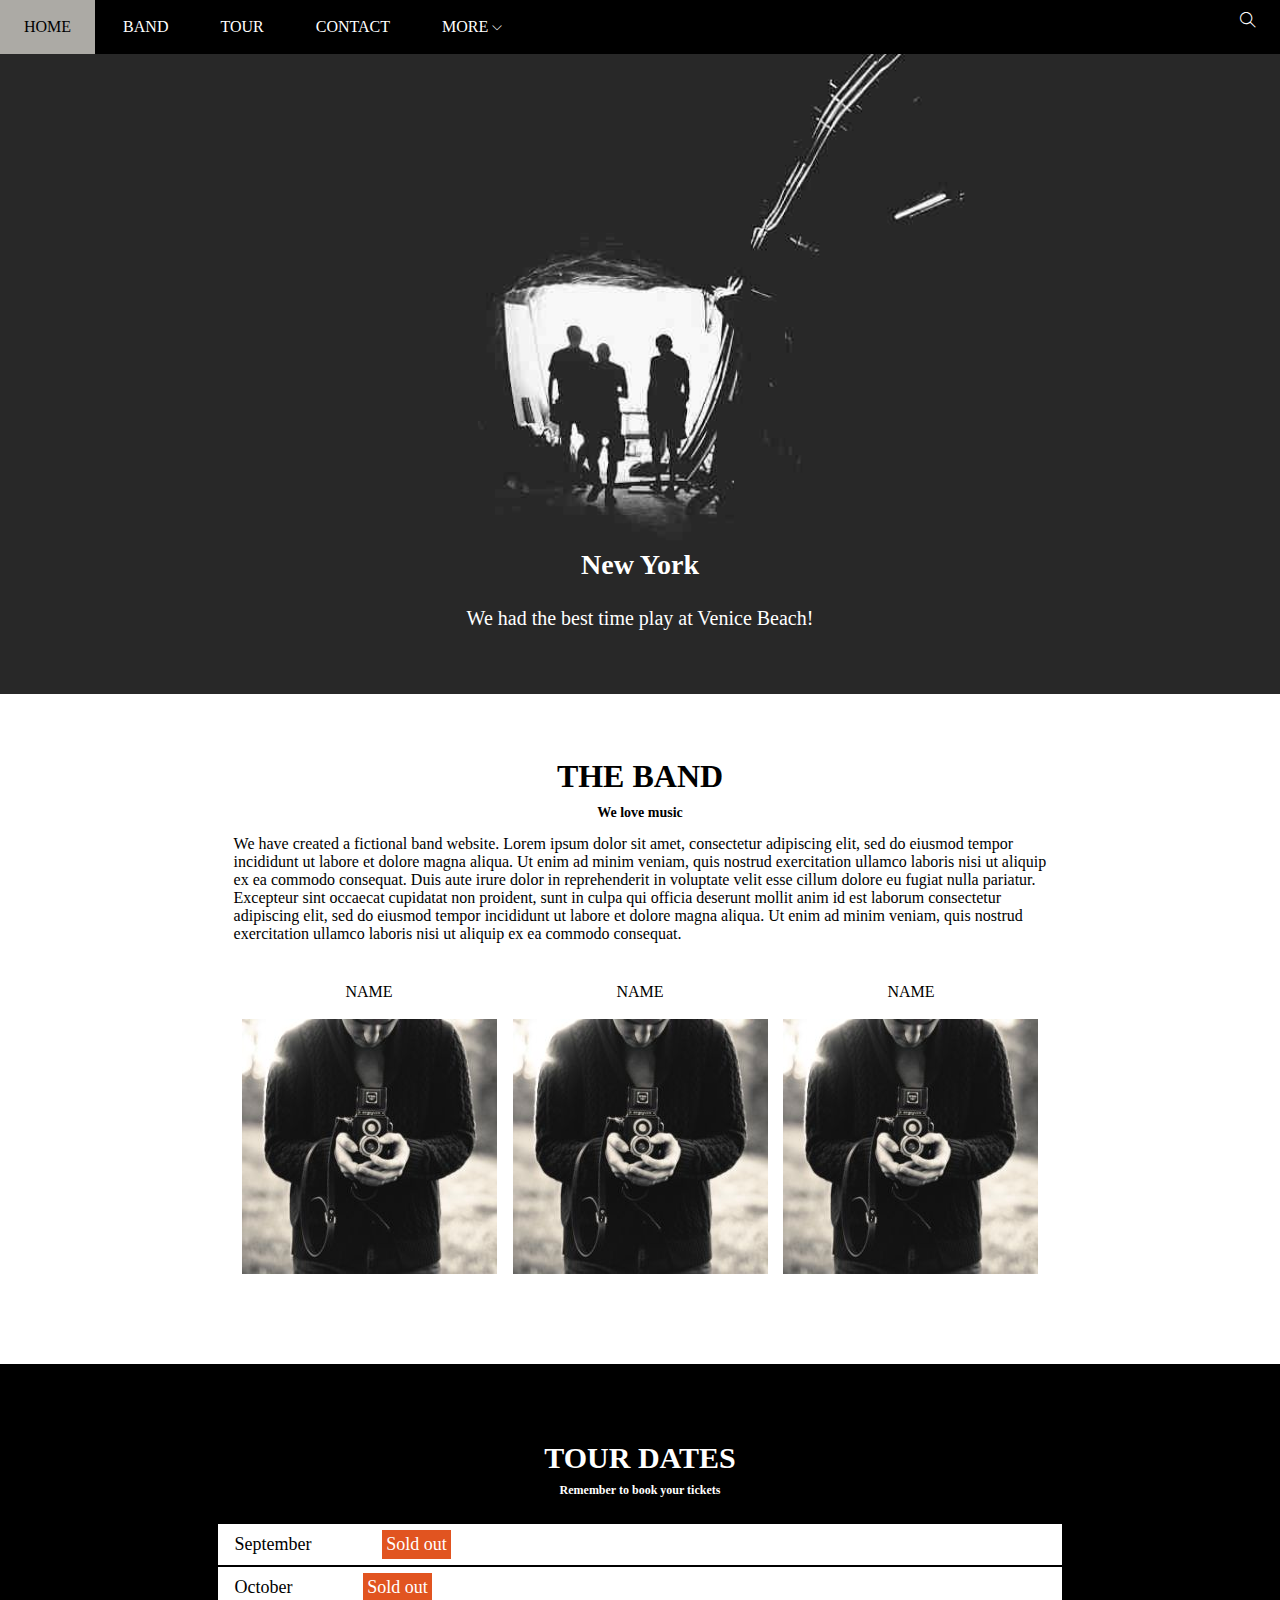
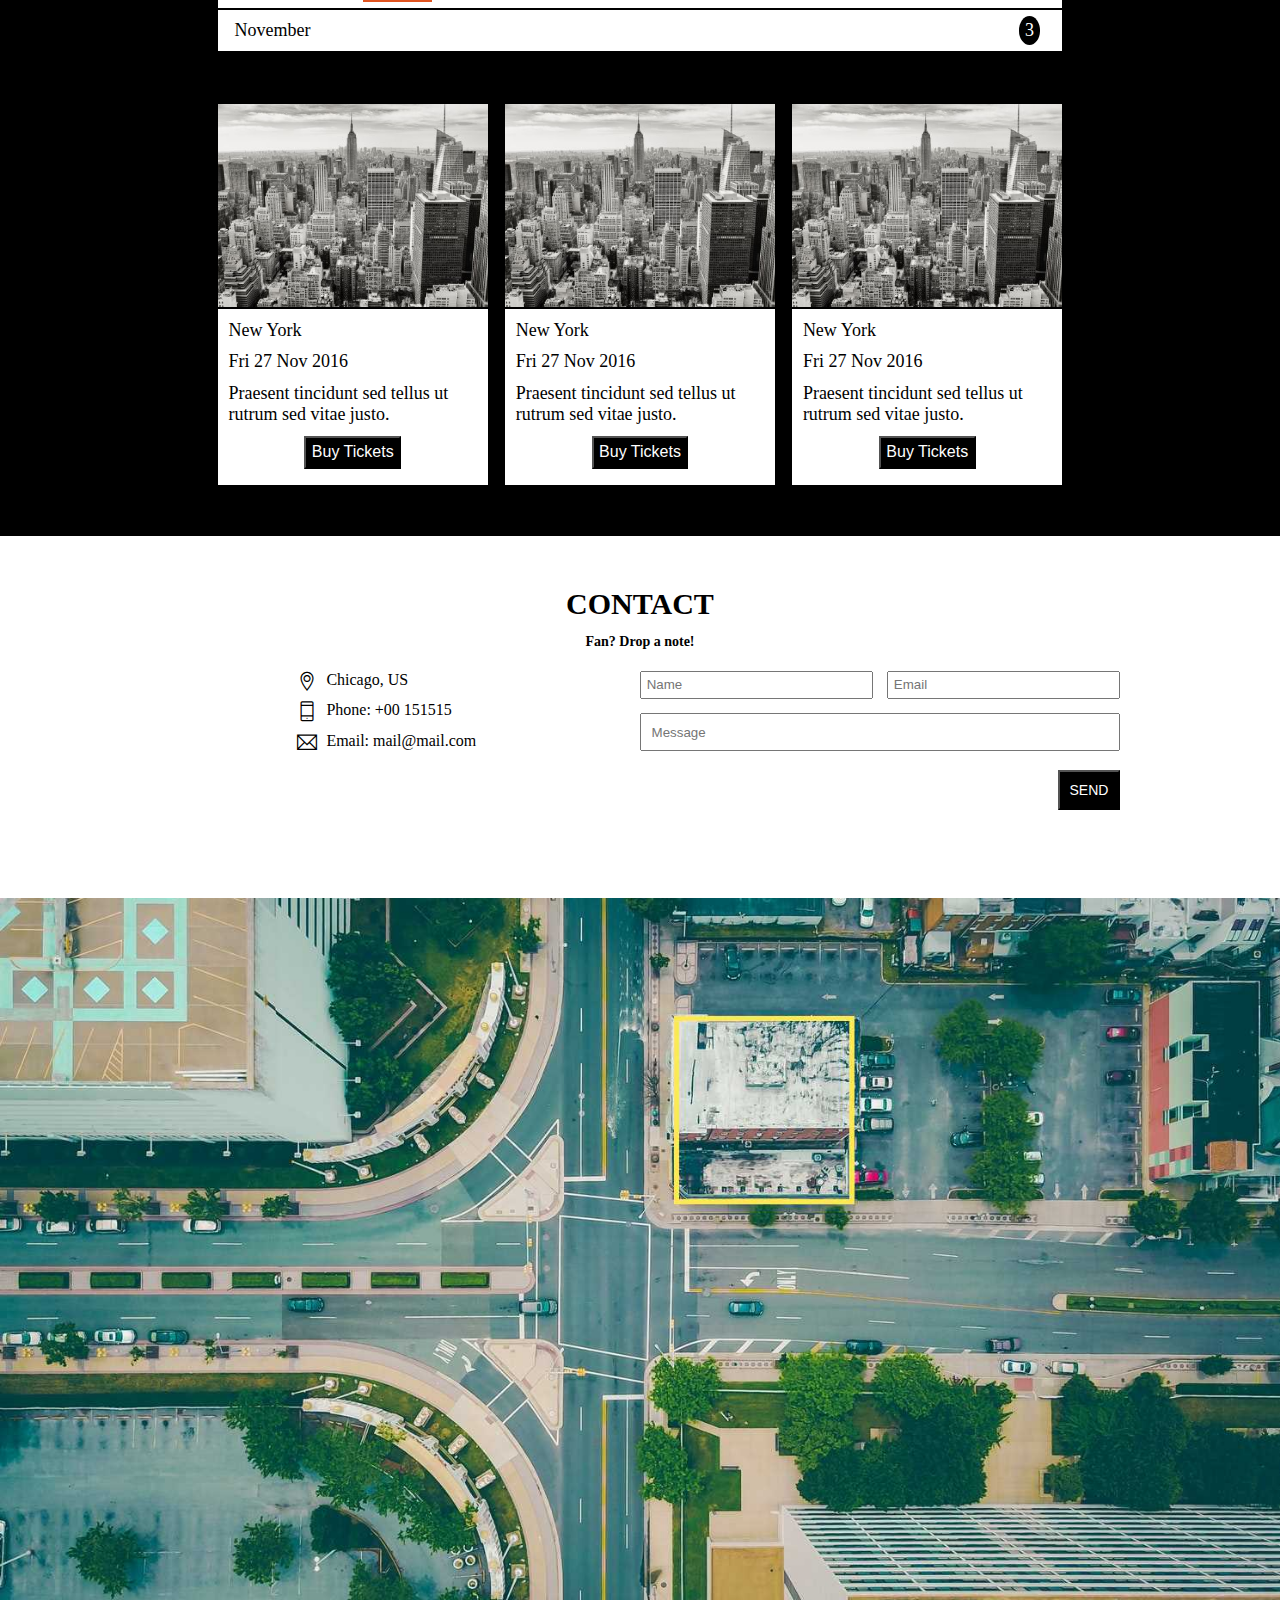
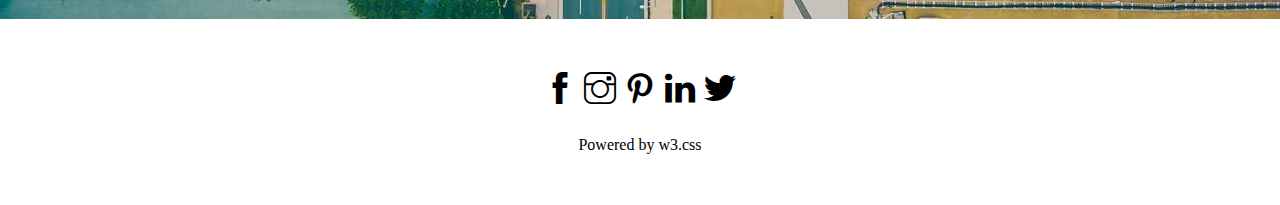
<file: project/BookMusicTickets/index.html>
<!DOCTYPE html>
<html lang="en">
  <head>
    <meta charset="UTF-8" />
    <meta name="viewport" content="width=device-width, initial-scale=1.0" />
    <title>Music Tickets</title>
    <link rel="stylesheet" href="./assets/css/style.css" />
    <link
      rel="stylesheet"
      href="./assets/font/themify-icons/themify-icons.css"
    />
  </head>
  <body>
    <div id="main">
      <div id="header">
        <a class="header-button home-button" href="">HOME</a>

        <a class="header-button band-button" href="">BAND</a>

        <a class="header-button tour-button" href="">TOUR</a>

        <a class="header-button contact-button" href="">CONTACT</a>

        <div class="header-button more-button">
          MORE
          <i class="nav-arrow-down ti-angle-down"></i>
          <ul class="dropdown-more-detail" style="list-style-type: none">
            <li><a href="">Merchandise</a></li>
            <li><a href="">Merchandise</a></li>
            <li><a href="">Merchandise</a></li>
          </ul>
        </div>

        <div class="search-button" href="">
          <i class="ti-search"></i>
        </div>
      </div>

      <div id="slider">
        <div class="text-content">
          <h2 class="text-heading">New York</h2>
          <div class="text-description">
            We had the best time play at Venice Beach!
          </div>
        </div>
      </div>

      <div id="container">
        <div class="content-container">
          <h1 class="container-heading">THE BAND</h1>
          <h4 class="container-sub-heading">We love music</h4>
          <p class="container-description">
            We have created a fictional band website. Lorem ipsum dolor sit
            amet, consectetur adipiscing elit, sed do eiusmod tempor incididunt
            ut labore et dolore magna aliqua. Ut enim ad minim veniam, quis
            nostrud exercitation ullamco laboris nisi ut aliquip ex ea commodo
            consequat. Duis aute irure dolor in reprehenderit in voluptate velit
            esse cillum dolore eu fugiat nulla pariatur. Excepteur sint occaecat
            cupidatat non proident, sunt in culpa qui officia deserunt mollit
            anim id est laborum consectetur adipiscing elit, sed do eiusmod
            tempor incididunt ut labore et dolore magna aliqua. Ut enim ad minim
            veniam, quis nostrud exercitation ullamco laboris nisi ut aliquip ex
            ea commodo consequat.
          </p>
        </div>
        <div class="container-column">
          <div class="container-third">
            <div class="container-image-third">
              <p class="description-image">NAME</p>
              <img src="./assets/image/bandmember.jpg" alt="Image Error" />
            </div>
          </div>
          <div class="container-third">
            <div class="container-image-third">
              <p class="description-image">NAME</p>

              <img src="./assets/image/bandmember.jpg" alt="Image Error" />
            </div>
          </div>
          <div class="container-third">
            <div class="container-image-third">
              <p class="description-image">NAME</p>

              <img src="./assets/image/bandmember.jpg" alt="Image Error" />
            </div>
          </div>
        </div>
      </div>
      <div class="container-tour-date">
        <div class="heading-tour">
          <h1 class="h1-tour">TOUR DATES</h1>
          <h4 class="h4-tour">Remember to book your tickets</h4>
          <div class="calendar-tour">
            <div class="info-calendar">
              <p class="month">September</p>
              <p class="status">Sold out</p>
            </div>
            <div class="info-calendar">
              <p class="month">October</p>
              <p class="status">Sold out</p>
            </div>
            <div class="info-calendar">
              <p class="month">November</p>
              <p class="number">3</p>
            </div>
          </div>
          <div class="image-tour">
            <div class="image-third">
              <img
                src="./assets/image/newyork.jpg"
                alt="Image Error"
                class="detail-image"
              />
              <div class="image-description">
                <p>New York</p>
                <p class="time">Fri 27 Nov 2016</p>
                <p class="detail">
                  Praesent tincidunt sed tellus ut rutrum sed vitae justo.
                </p>
                <button type="button">Buy Tickets</button>
              </div>
            </div>
            <div class="image-third">
              <img
                src="./assets/image/newyork.jpg"
                alt="Image Error"
                class="detail-image"
              />
              <div class="image-description">
                <p>New York</p>
                <p class="time">Fri 27 Nov 2016</p>
                <p class="detail">
                  Praesent tincidunt sed tellus ut rutrum sed vitae justo.
                </p>
                <button type="button">Buy Tickets</button>
              </div>
            </div>
            <div class="image-third">
              <img
                src="./assets/image/newyork.jpg"
                alt="Image Error"
                class="detail-image"
              />
              <div class="image-description">
                <p>New York</p>
                <p class="time">Fri 27 Nov 2016</p>
                <p class="detail">
                  Praesent tincidunt sed tellus ut rutrum sed vitae justo.
                </p>
                <button type="button">Buy Tickets</button>
              </div>
            </div>
          </div>
        </div>
      </div>
      <div id="container-contact">
        <div class="heading">
          <h1 style="font-size: 3rem; padding-top: 4%; margin-bottom: 1%">
            CONTACT
          </h1>
          <h3 style="font-size: 1.4rem">Fan? Drop a note!</h3>
        </div>
        <div class="info-input-send-contact">
          <div class="info-contact">
            <div class="detail-contact">
              <div class="text-icon-contact">
                <i class="ti-location-pin"></i>
                <p>Chicago, US</p>
              </div>
              <div class="text-icon-contact">
                <i class="ti-mobile"></i>
                <p>Phone: +00 151515</p>
              </div>
              <div class="text-icon-contact">
                <i class="ti-email"></i>
                <p>Email: mail@mail.com</p>
              </div>
            </div>
            <div class="form-submit">
              <div class="name-email">
                <input type="text" placeholder="Name" />
                <input type="text" placeholder="Email" />
              </div>
              <div class="message">
                <input type="text" placeholder="Message" />
              </div>

              <button type="submit">SEND</button>
            </div>
          </div>
        </div>
      </div>
      <div id="footer">
        <div class="image-footer">
          <img src=".../../assets/image/map.jpg" alt="" />
        </div>
        <div class="footer-contact">
          <p class="icon-footer">
            <i class="ti-facebook"></i>
            <i class="ti-instagram"></i>
            <i class="ti-pinterest"></i>
            <i class="ti-linkedin"></i>
            <i class="ti-twitter-alt"></i>
          </p>
          <p class="powered">Powered by w3.css</p>
        </div>
      </div>
    </div>
  </body>
</html>
</file>
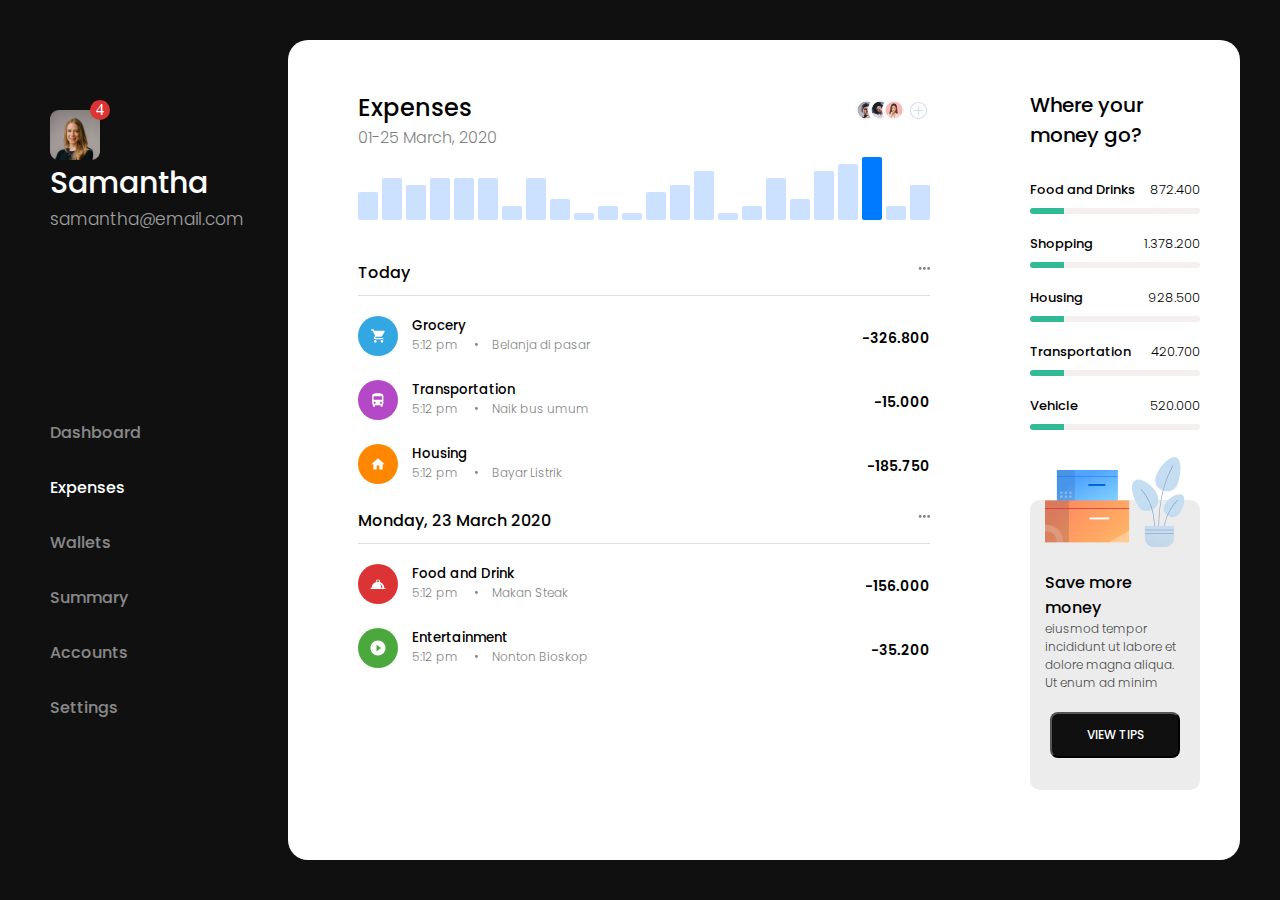
<file: project/dashboard/index.html>
<!DOCTYPE html>
<html lang="en">
  <head>
    <meta charset="UTF-8" />
    <meta name="viewport" content="width=device-width, initial-scale=1.0" />
    <title>Document</title>
    <link rel="stylesheet" href="index.css" />
    <link
      href="https://fonts.googleapis.com/css2?family=Poppins:wght@400;600&display=swap"
      rel="stylesheet"
    />
  </head>
  <body>
    <div class="dashboard">
      <div class="side-bar">
        <div class="avatar-container">
          <img src="public/image/avatar.png" alt="avatar" />
          <div class="notification">
            <p>4</p>
          </div>
          <h3 class="semibold-text" style="font-size: 30px">Samantha</h3>
          <p class="regular-text" style="font-size: 17px; opacity: 0.6">
            samantha@email.com
          </p>
        </div>
        <div class="aside">
          <ul class="aside-list">
            <li class="semibold-text" style="opacity: 0.5">Dashboard</li>
            <li class="semibold-text">Expenses</li>
            <li class="semibold-text" style="opacity: 0.5">Wallets</li>
            <li class="semibold-text" style="opacity: 0.5">Summary</li>
            <li class="semibold-text" style="opacity: 0.5">Accounts</li>
            <li class="semibold-text" style="opacity: 0.5">Settings</li>
          </ul>
        </div>
      </div>
      <div class="main">
        <div class="left-side">
          <div class="header-left-side">
            <div class="title">
              <h2 class="semibold-text">Expenses</h2>
              <p class="regular-text" style="opacity: 0.5">01-25 March, 2020</p>
            </div>
            <div class="participants">
              <img
                class="avatar-participant"
                src="public/image/avatar1.png"
                alt="avatar"
                style="width: 24px; height: 24px; border-radius: 50%"
              />
              <img
                class="avatar-participant"
                src="public/image/avatar2.png"
                alt="avatar"
                style="width: 24px; height: 24px; border-radius: 50%"
              />
              <img
                class="avatar-participant"
                src="public/image/avatar3.png"
                alt="avatar"
                style="width: 24px; height: 24px; border-radius: 50%"
              />

              <svg
                style="color: D2DCE8"
                xmlns="http://www.w3.org/2000/svg"
                width="24"
                height="24"
                viewBox="0 0 48 48"
              >
                <path
                  fill="currentColor"
                  d="M25 42c-9.4 0-17-7.6-17-17S15.6 8 25 8s17 7.6 17 17s-7.6 17-17 17m0-32c-8.3 0-15 6.7-15 15s6.7 15 15 15s15-6.7 15-15s-6.7-15-15-15"
                />
                <path fill="currentColor" d="M16 24h18v2H16z" />
                <path fill="currentColor" d="M24 16h2v18h-2z" />
              </svg>
            </div>
          </div>
          <div class="chart-column">
            <div class="bar-chart">
              <div class="bar" style="height: 40%"></div>
              <div class="bar" style="height: 60%"></div>
              <div class="bar" style="height: 50%"></div>
              <div class="bar" style="height: 60%"></div>
              <div class="bar" style="height: 60%"></div>
              <div class="bar" style="height: 60%"></div>
              <div class="bar" style="height: 20%"></div>
              <div class="bar" style="height: 60%"></div>
              <div class="bar" style="height: 30%"></div>
              <div class="bar" style="height: 10%"></div>
              <div class="bar" style="height: 20%"></div>
              <div class="bar" style="height: 10%"></div>
              <div class="bar" style="height: 40%"></div>
              <div class="bar" style="height: 50%"></div>
              <div class="bar" style="height: 70%"></div>
              <div class="bar" style="height: 10%"></div>
              <div class="bar" style="height: 20%"></div>
              <div class="bar" style="height: 60%"></div>
              <div class="bar" style="height: 30%"></div>
              <div class="bar" style="height: 70%"></div>
              <div class="bar" style="height: 80%"></div>
              <div class="bar highlight" style="height: 90%"></div>
              <div class="bar" style="height: 20%"></div>
              <div class="bar" style="height: 50%"></div>
            </div>
          </div>
          <div class="main-content">
            <div class="task-calendar">
              <div class="calendar">
                <h4 class="calendar-header semibold-text">Today</h4>
                <p class="icon-setting">
                  <svg
                    class="regular-text"
                    style="opacity: 0.5"
                    xmlns="http://www.w3.org/2000/svg"
                    width="14"
                    height="14"
                    viewBox="0 0 20 20"
                  >
                    <path
                      fill="currentColor"
                      fill-rule="evenodd"
                      d="M18 14a2 2 0 1 1 0-4a2 2 0 0 1 0 4M6 14a2 2 0 1 1 0-4a2 2 0 0 1 0 4m6 0a2 2 0 1 1 0-4a2 2 0 0 1 0 4"
                    />
                  </svg>
                </p>
              </div>
              <ul class="task-list">
                <li class="task-item">
                  <div class="task-icon-title">
                    <div class="task-icon">
                      <svg
                        width="40"
                        height="40"
                        viewBox="0 0 48 48"
                        fill="none"
                        xmlns="http://www.w3.org/2000/svg"
                      >
                        <circle cx="24" cy="24" r="24" fill="#32A7E2" />
                        <path
                          fill-rule="evenodd"
                          clip-rule="evenodd"
                          d="M20.8 28.8C19.92 28.8 19.208 29.52 19.208 30.4C19.208 31.28 19.92 32 20.8 32C21.68 32 22.4 31.28 22.4 30.4C22.4 29.52 21.68 28.8 20.8 28.8ZM16 16V17.6H17.6L20.48 23.672L19.4 25.632C19.272 25.856 19.2 26.12 19.2 26.4C19.2 27.28 19.92 28 20.8 28H30.4V26.4H21.136C21.024 26.4 20.936 26.312 20.936 26.2L20.96 26.104L21.68 24.8H27.64C28.24 24.8 28.768 24.472 29.04 23.976L31.904 18.784C31.968 18.672 32 18.536 32 18.4C32 17.96 31.64 17.6 31.2 17.6H19.368L18.616 16H16ZM28.8 28.8C27.92 28.8 27.208 29.52 27.208 30.4C27.208 31.28 27.92 32 28.8 32C29.68 32 30.4 31.28 30.4 30.4C30.4 29.52 29.68 28.8 28.8 28.8Z"
                          fill="white"
                        />
                      </svg>
                    </div>
                    <div class="task-title">
                      <h5 class="semibold-text">Grocery</h5>
                      <div class="task-sub-title">
                        <p class="regular-text" style="opacity: 0.5">5:12 pm</p>
                        <svg
                          class="regular-text"
                          style="opacity: 0.5"
                          xmlns="http://www.w3.org/2000/svg"
                          width="14"
                          height="14"
                          viewBox="0 0 20 20"
                        >
                          <path
                            fill="currentColor"
                            d="M12 10a2 2 0 0 0-2 2a2 2 0 0 0 2 2c1.11 0 2-.89 2-2a2 2 0 0 0-2-2"
                          />
                        </svg>
                        <p class="regular-text" style="opacity: 0.5">
                          Belanja di pasar
                        </p>
                      </div>
                    </div>
                  </div>
                  <div class="price">-326.800</div>
                </li>
                <li class="task-item">
                  <div class="task-icon-title">
                    <div class="task-icon">
                      <svg
                        width="40"
                        height="40"
                        viewBox="0 0 48 48"
                        fill="none"
                        xmlns="http://www.w3.org/2000/svg"
                      >
                        <circle cx="24" cy="24" r="24" fill="#B548C6" />
                        <path
                          fill-rule="evenodd"
                          clip-rule="evenodd"
                          d="M17 27.7895C17 28.5305 17.3284 29.1958 17.8421 29.6589V31.1579C17.8421 31.6211 18.2211 32 18.6842 32H19.5263C19.9895 32 20.3684 31.6211 20.3684 31.1579V30.3158H27.1053V31.1579C27.1053 31.6211 27.4842 32 27.9474 32H28.7895C29.2526 32 29.6316 31.6211 29.6316 31.1579V29.6589C30.1453 29.1958 30.4737 28.5305 30.4737 27.7895V19.3684C30.4737 16.4211 27.4589 16 23.7368 16C20.0147 16 17 16.4211 17 19.3684V27.7895ZM19.9474 28.6316C19.2484 28.6316 18.6842 28.0674 18.6842 27.3684C18.6842 26.6695 19.2484 26.1053 19.9474 26.1053C20.6463 26.1053 21.2105 26.6695 21.2105 27.3684C21.2105 28.0674 20.6463 28.6316 19.9474 28.6316ZM27.5263 28.6316C26.8274 28.6316 26.2632 28.0674 26.2632 27.3684C26.2632 26.6695 26.8274 26.1053 27.5263 26.1053C28.2253 26.1053 28.7895 26.6695 28.7895 27.3684C28.7895 28.0674 28.2253 28.6316 27.5263 28.6316ZM28.7895 23.5789H18.6842V19.3684H28.7895V23.5789Z"
                          fill="white"
                        />
                      </svg>
                    </div>
                    <div class="task-title">
                      <h5 class="semibold-text">Transportation</h5>
                      <div class="task-sub-title">
                        <p class="regular-text" style="opacity: 0.5">5:12 pm</p>
                        <svg
                          class="regular-text"
                          style="opacity: 0.5"
                          xmlns="http://www.w3.org/2000/svg"
                          width="14"
                          height="14"
                          viewBox="0 0 20 20"
                        >
                          <path
                            fill="currentColor"
                            d="M12 10a2 2 0 0 0-2 2a2 2 0 0 0 2 2c1.11 0 2-.89 2-2a2 2 0 0 0-2-2"
                          />
                        </svg>
                        <p class="regular-text" style="opacity: 0.5">
                          Naik bus umum
                        </p>
                      </div>
                    </div>
                  </div>
                  <div class="price">-15.000</div>
                </li>
                <li class="task-item">
                  <div class="task-icon-title">
                    <div class="task-icon">
                      <svg
                        width="40"
                        height="40"
                        viewBox="0 0 48 48"
                        fill="none"
                        xmlns="http://www.w3.org/2000/svg"
                      >
                        <circle cx="24" cy="24" r="24" fill="#FF8700" />
                        <path
                          fill-rule="evenodd"
                          clip-rule="evenodd"
                          d="M22.4 30.6V25.8H25.6V30.6H29.6V24.2H32L24 17L16 24.2H18.4V30.6H22.4Z"
                          fill="white"
                        />
                      </svg>
                    </div>
                    <div class="task-title">
                      <h5 class="semibold-text">Housing</h5>
                      <div class="task-sub-title">
                        <p class="regular-text" style="opacity: 0.5">5:12 pm</p>
                        <svg
                          class="regular-text"
                          style="opacity: 0.5"
                          xmlns="http://www.w3.org/2000/svg"
                          width="14"
                          height="14"
                          viewBox="0 0 20 20"
                        >
                          <path
                            fill="currentColor"
                            d="M12 10a2 2 0 0 0-2 2a2 2 0 0 0 2 2c1.11 0 2-.89 2-2a2 2 0 0 0-2-2"
                          />
                        </svg>
                        <p class="regular-text" style="opacity: 0.5">
                          Bayar Listrik
                        </p>
                      </div>
                    </div>
                  </div>
                  <div class="price">-185.750</div>
                </li>
              </ul>
            </div>
            <div class="task-calendar">
              <div class="calendar">
                <h4 class="calendar-header semibold-text">
                  Monday, 23 March 2020
                </h4>
                <p class="icon-setting">
                  <svg
                    class="regular-text"
                    style="opacity: 0.5"
                    xmlns="http://www.w3.org/2000/svg"
                    width="14"
                    height="14"
                    viewBox="0 0 20 20"
                  >
                    <path
                      fill="currentColor"
                      fill-rule="evenodd"
                      d="M18 14a2 2 0 1 1 0-4a2 2 0 0 1 0 4M6 14a2 2 0 1 1 0-4a2 2 0 0 1 0 4m6 0a2 2 0 1 1 0-4a2 2 0 0 1 0 4"
                    />
                  </svg>
                </p>
              </div>
              <ul class="task-list">
                <li class="task-item">
                  <div class="task-icon-title">
                    <div class="task-icon">
                      <svg
                        width="40px"
                        height="40px"
                        viewBox="0 0 48 48"
                        fill="none"
                        xmlns="http://www.w3.org/2000/svg"
                      >
                        <circle cx="24" cy="24" r="24" fill="#DC3434" />
                        <path
                          fill-rule="evenodd"
                          clip-rule="evenodd"
                          d="M32.4013 28.7446H31.9798C31.4686 28.7446 31.4883 28.2573 31.4883 28.2573C31.4883 28.2573 31.485 28.2585 31.4841 28.2585C31.1996 25.3973 29.3357 23.0069 26.7749 21.9657C26.7676 21.9621 26.7625 21.9584 26.7552 21.955C26.3399 21.7734 26.3301 21.3666 26.3301 21.3666V20.2745C26.3301 19.571 25.7602 19 25.0558 19H22.7719C22.0682 19 21.4974 19.571 21.4974 20.2745V21.5288C21.4859 21.6339 21.4238 21.8086 21.1522 21.9235C21.1347 21.9311 21.1215 21.9385 21.1075 21.9449C18.525 22.972 16.6389 25.3661 16.3451 28.2385L16.3417 28.2374C16.3417 28.2374 16.2995 28.7446 15.8148 28.7446H15.4993C15.3993 28.7469 15 28.782 15 29.1936V29.5229C15.0059 29.664 15.0672 30 15.5294 30H32.2781C32.7361 30 32.8157 29.7037 32.8275 29.5552V29.22C32.8275 28.8242 32.5447 28.7544 32.4013 28.7446ZM25.4098 21.028C25.4073 21.1298 25.3685 21.5057 24.897 21.4619C24.8711 21.4593 24.854 21.4602 24.8365 21.461C24.5334 21.4236 24.2275 21.3986 23.9138 21.3986C23.557 21.3986 23.208 21.4332 22.8639 21.4818C22.84 21.4807 22.8124 21.4818 22.7784 21.4861C22.4042 21.5305 22.3387 21.296 22.3297 21.1757V20.595C22.3297 20.1463 22.6929 19.7825 23.142 19.7825H24.5978C25.0466 19.7825 25.4101 20.1463 25.4101 20.595V21.028H25.4098ZM28.8949 28.7384H28.2513C27.922 28.7384 27.8383 28.5616 27.8191 28.4378C27.8191 28.4083 27.8177 28.3678 27.816 28.32C27.7941 27.6739 27.6288 25.4567 26.4029 23.7028L26.4088 23.7025L26.2671 23.4624C26.2519 23.3741 26.2573 23.2456 26.4738 23.4258C27.5363 24.3413 29.1069 26.0848 29.1971 28.4648C29.1912 28.568 29.1454 28.7384 28.8949 28.7384Z"
                          fill="white"
                        />
                      </svg>
                    </div>
                    <div class="task-title">
                      <h5 class="semibold-text">Food and Drink</h5>

                      <div class="task-sub-title">
                        <p class="regular-text" style="opacity: 0.5">5:12 pm</p>
                        <svg
                          class="regular-text"
                          style="opacity: 0.5"
                          xmlns="http://www.w3.org/2000/svg"
                          width="14"
                          height="14"
                          viewBox="0 0 20 20"
                        >
                          <path
                            fill="currentColor"
                            d="M12 10a2 2 0 0 0-2 2a2 2 0 0 0 2 2c1.11 0 2-.89 2-2a2 2 0 0 0-2-2"
                          />
                        </svg>
                        <p class="regular-text" style="opacity: 0.5">
                          Makan Steak
                        </p>
                      </div>
                    </div>
                  </div>
                  <div class="price">-156.000</div>
                </li>
                <li class="task-item">
                  <div class="task-icon-title">
                    <div class="task-icon">
                      <svg
                        width="40"
                        height="40"
                        viewBox="0 0 48 48"
                        fill="none"
                        xmlns="http://www.w3.org/2000/svg"
                      >
                        <circle cx="24" cy="24" r="24" fill="#4BA83D" />
                        <path
                          fill-rule="evenodd"
                          clip-rule="evenodd"
                          d="M24 15C19.032 15 15 19.032 15 24C15 28.968 19.032 33 24 33C28.968 33 33 28.968 33 24C33 19.032 28.968 15 24 15ZM22.2 28.05V19.95L27.6 24L22.2 28.05Z"
                          fill="white"
                        />
                      </svg>
                    </div>
                    <div class="task-title">
                      <h5 class="semibold-text">Entertainment</h5>
                      <div class="task-sub-title">
                        <p class="regular-text" style="opacity: 0.5">5:12 pm</p>
                        <svg
                          class="regular-text"
                          style="opacity: 0.5"
                          xmlns="http://www.w3.org/2000/svg"
                          width="14"
                          height="14"
                          viewBox="0 0 20 20"
                        >
                          <path
                            fill="currentColor"
                            d="M12 10a2 2 0 0 0-2 2a2 2 0 0 0 2 2c1.11 0 2-.89 2-2a2 2 0 0 0-2-2"
                          />
                        </svg>
                        <p class="regular-text" style="opacity: 0.5">
                          Nonton Bioskop
                        </p>
                      </div>
                    </div>
                  </div>
                  <div class="price">-35.200</div>
                </li>
              </ul>
            </div>
          </div>
        </div>
        <div class="right-side">
          <div class="header-right-side">
            <h3 class="semibold-text" style="font-size: 20px">
              Where your money go?
            </h3>
          </div>
          <div class="statistics">
            <div class="statistics-item">
              <div class="item-title-price">
                <div class="item-title semibold-text" style="font-size: 13px">
                  Food and Drinks
                </div>
                <div
                  class="item-price regular-text"
                  style="font-size: 13px; color: 273240"
                >
                  872.400
                </div>
              </div>
              <div class="progress-bar">
                <div
                  class="progress-bar-fill"
                  style="width: 20%; height: 100%; background-color: #31ba96"
                ></div>
              </div>
            </div>
            <div class="statistics-item">
              <div class="item-title-price">
                <div class="item-title semibold-text" style="font-size: 13px">
                  Shopping
                </div>
                <div
                  class="item-price regular-text"
                  style="font-size: 13px; color: 273240"
                >
                  1.378.200
                </div>
              </div>
              <div class="progress-bar">
                <div
                  class="progress-bar-fill"
                  style="width: 20%; height: 100%; background-color: #31ba96"
                ></div>
              </div>
            </div>
            <div class="statistics-item">
              <div class="item-title-price">
                <div class="item-title semibold-text" style="font-size: 13px">
                  Housing
                </div>
                <div
                  class="item-price regular-text"
                  style="font-size: 13px; color: 273240"
                >
                  928.500
                </div>
              </div>
              <div class="progress-bar">
                <div
                  class="progress-bar-fill"
                  style="width: 20%; height: 100%; background-color: #31ba96"
                ></div>
              </div>
            </div>
            <div class="statistics-item">
              <div class="item-title-price">
                <div class="item-title semibold-text" style="font-size: 13px">
                  Transportation
                </div>
                <div
                  class="item-price regular-text"
                  style="font-size: 13px; color: 273240"
                >
                  420.700
                </div>
              </div>
              <div class="progress-bar">
                <div
                  class="progress-bar-fill"
                  style="width: 20%; height: 100%; background-color: #31ba96"
                ></div>
              </div>
            </div>
            <div class="statistics-item">
              <div class="item-title-price">
                <div class="item-title semibold-text" style="font-size: 13px">
                  Vehicle
                </div>
                <div
                  class="item-price regular-text"
                  style="font-size: 13px; color: 273240"
                >
                  520.000
                </div>
              </div>
              <div class="progress-bar">
                <div
                  class="progress-bar-fill"
                  style="width: 20%; height: 100%; background-color: #31ba96"
                ></div>
              </div>
            </div>
          </div>
          <div class="tips">
            <div class="tips-image">
              <img
                class="image-table"
                src="public/image/table.png"
                alt="tips"
              />
              <img class="image-tree" src="public/image/tree.png" alt="tips" />
            </div>
            <div class="tips-content">
              <h4 class="semibold-text" style="font-size: 16px">
                Save more money
              </h4>
              <p class="regular-text" style="opacity: 0.7; font-size: 12px">
                eiusmod tempor incididunt ut labore et dolore magna aliqua. Ut
                enum ad minim
              </p>
            </div>
            <div class="tips-button">
              <button class="semibold-text" style="font-size: 12px">
                VIEW TIPS
              </button>
            </div>
          </div>
        </div>
      </div>
    </div>
  </body>
</html>
</file>
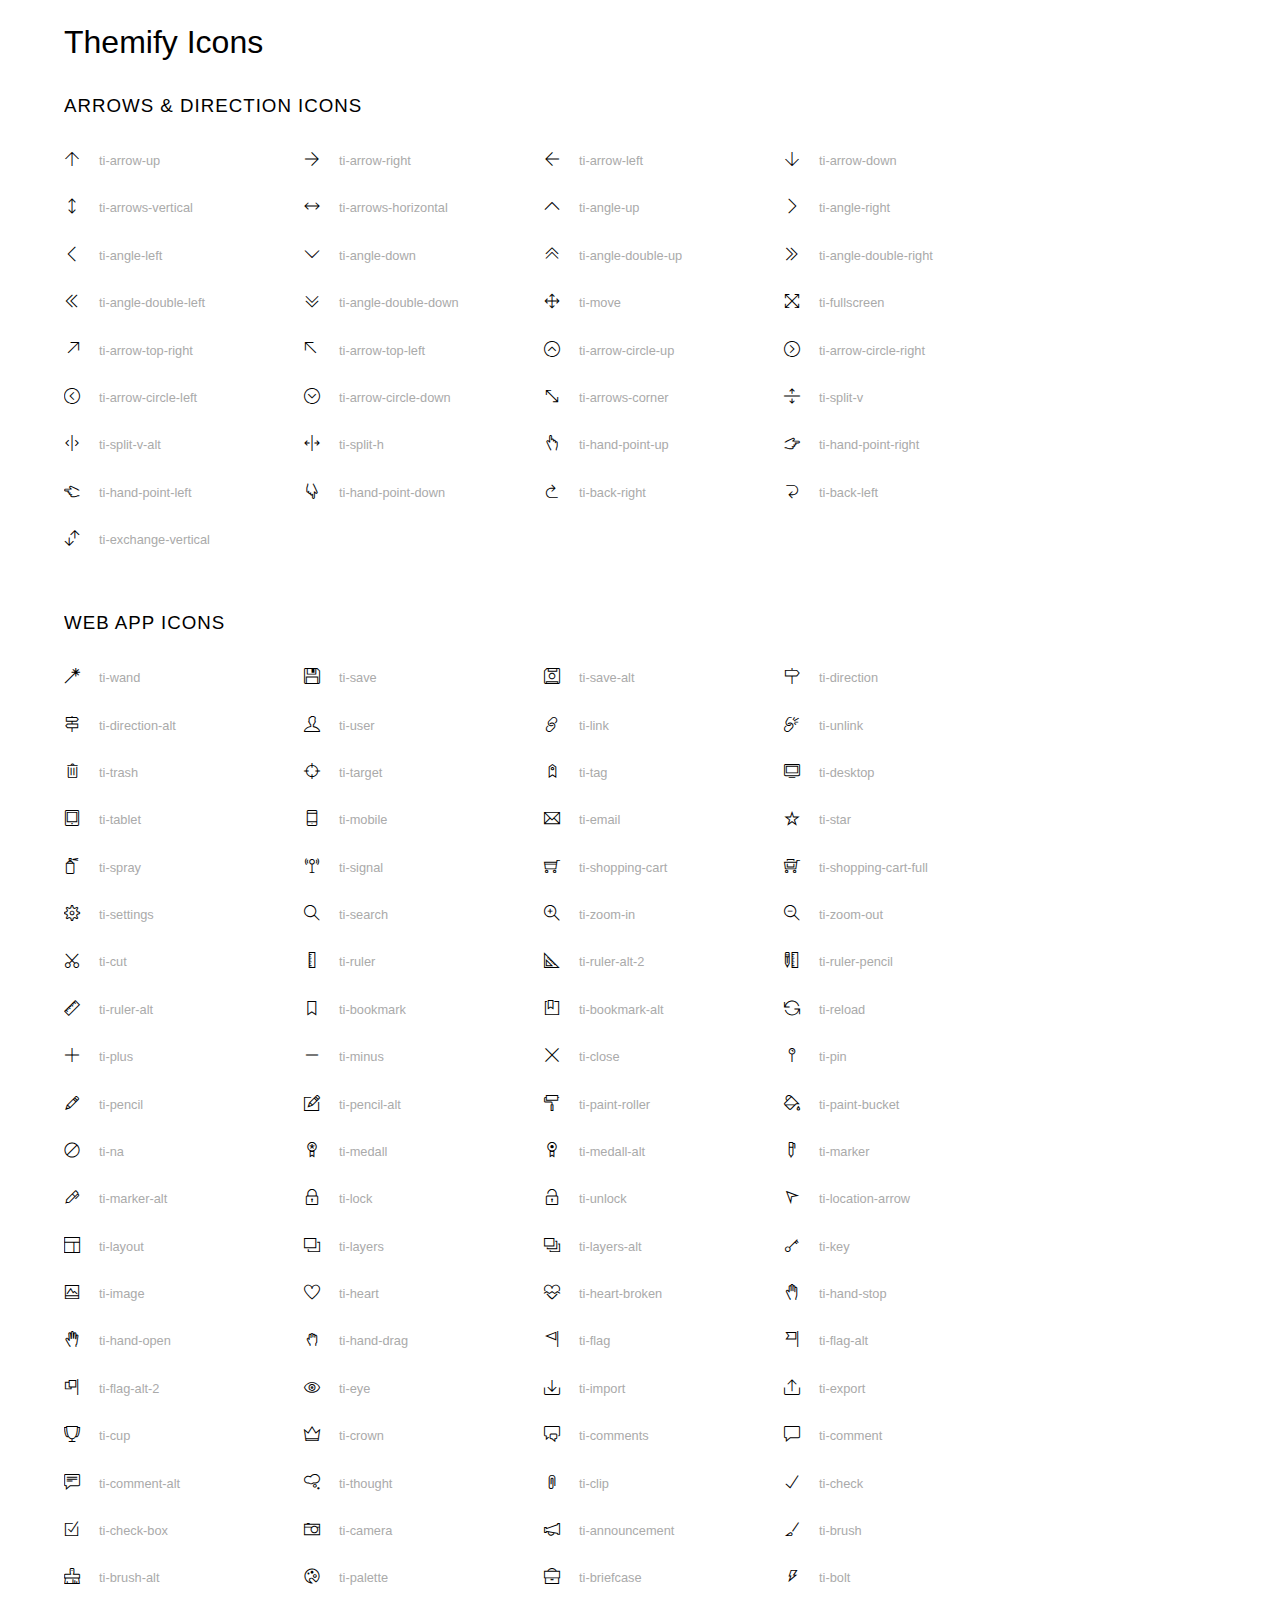
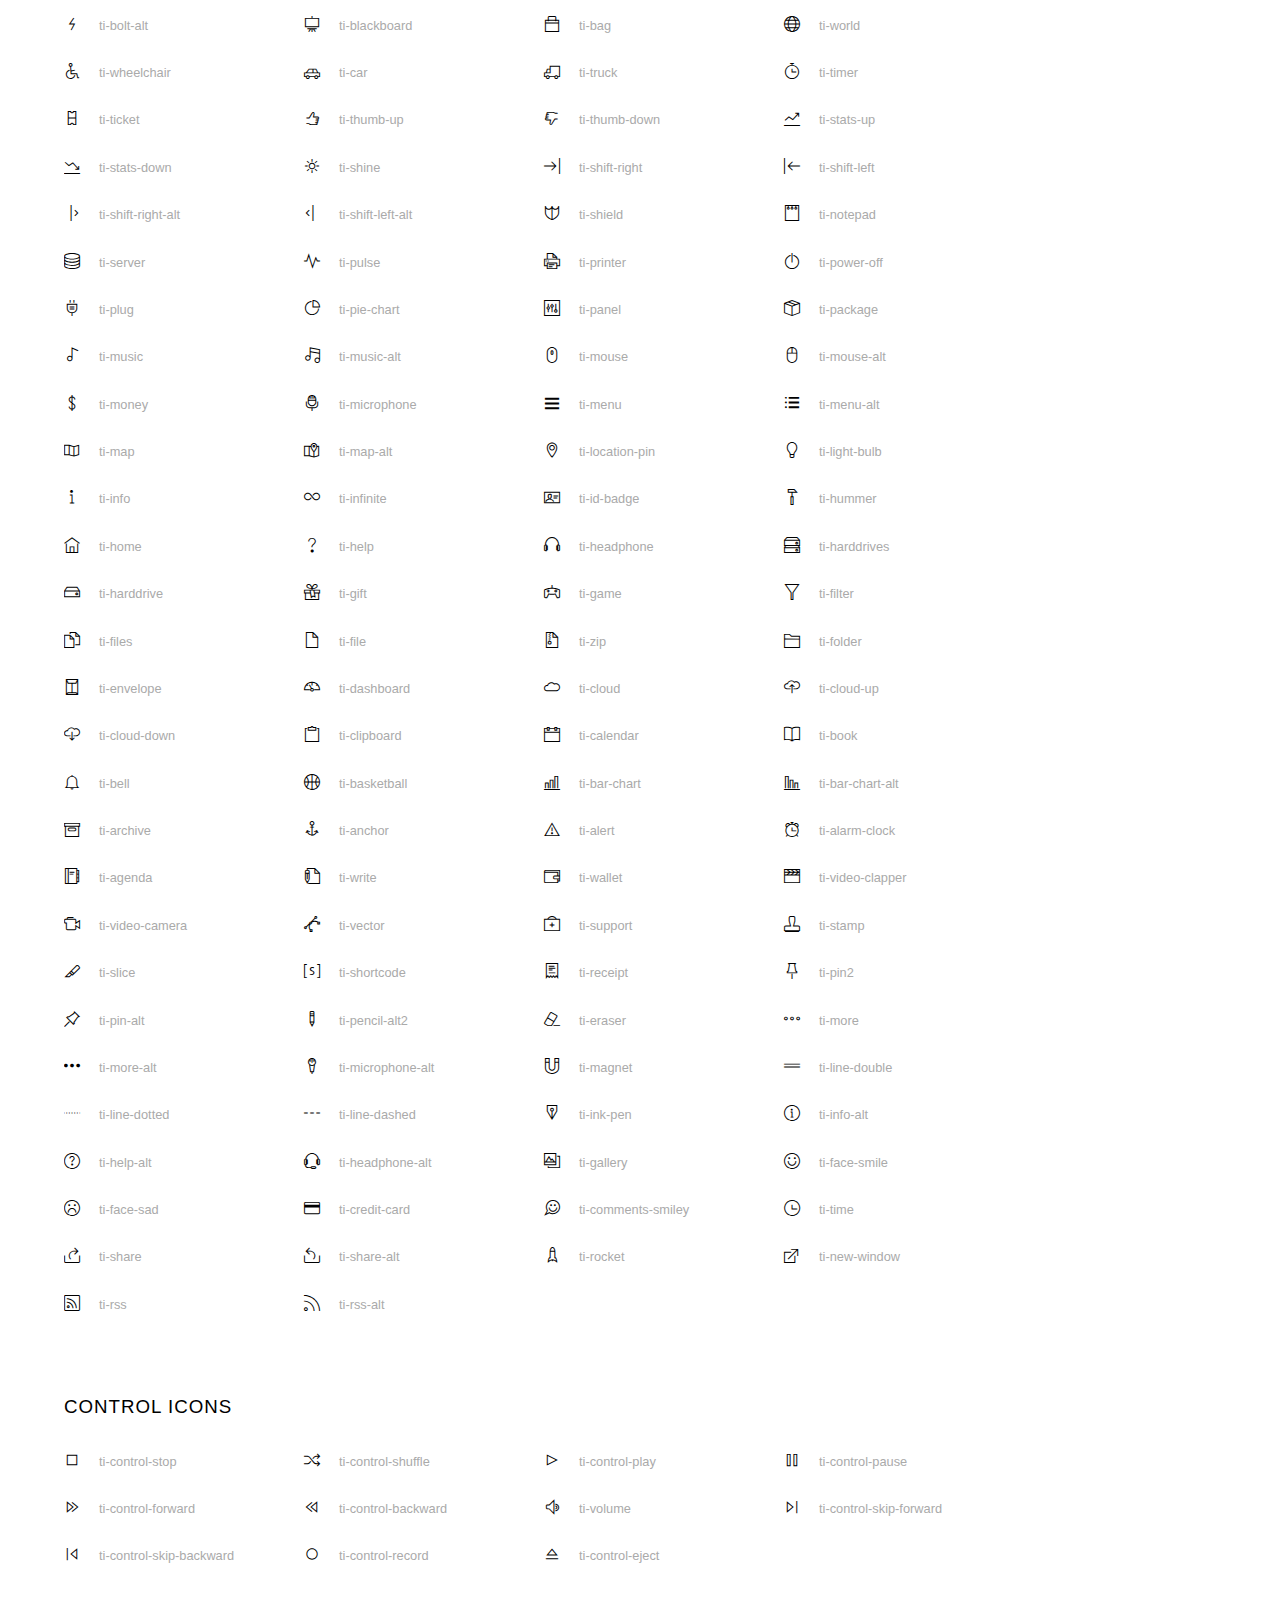
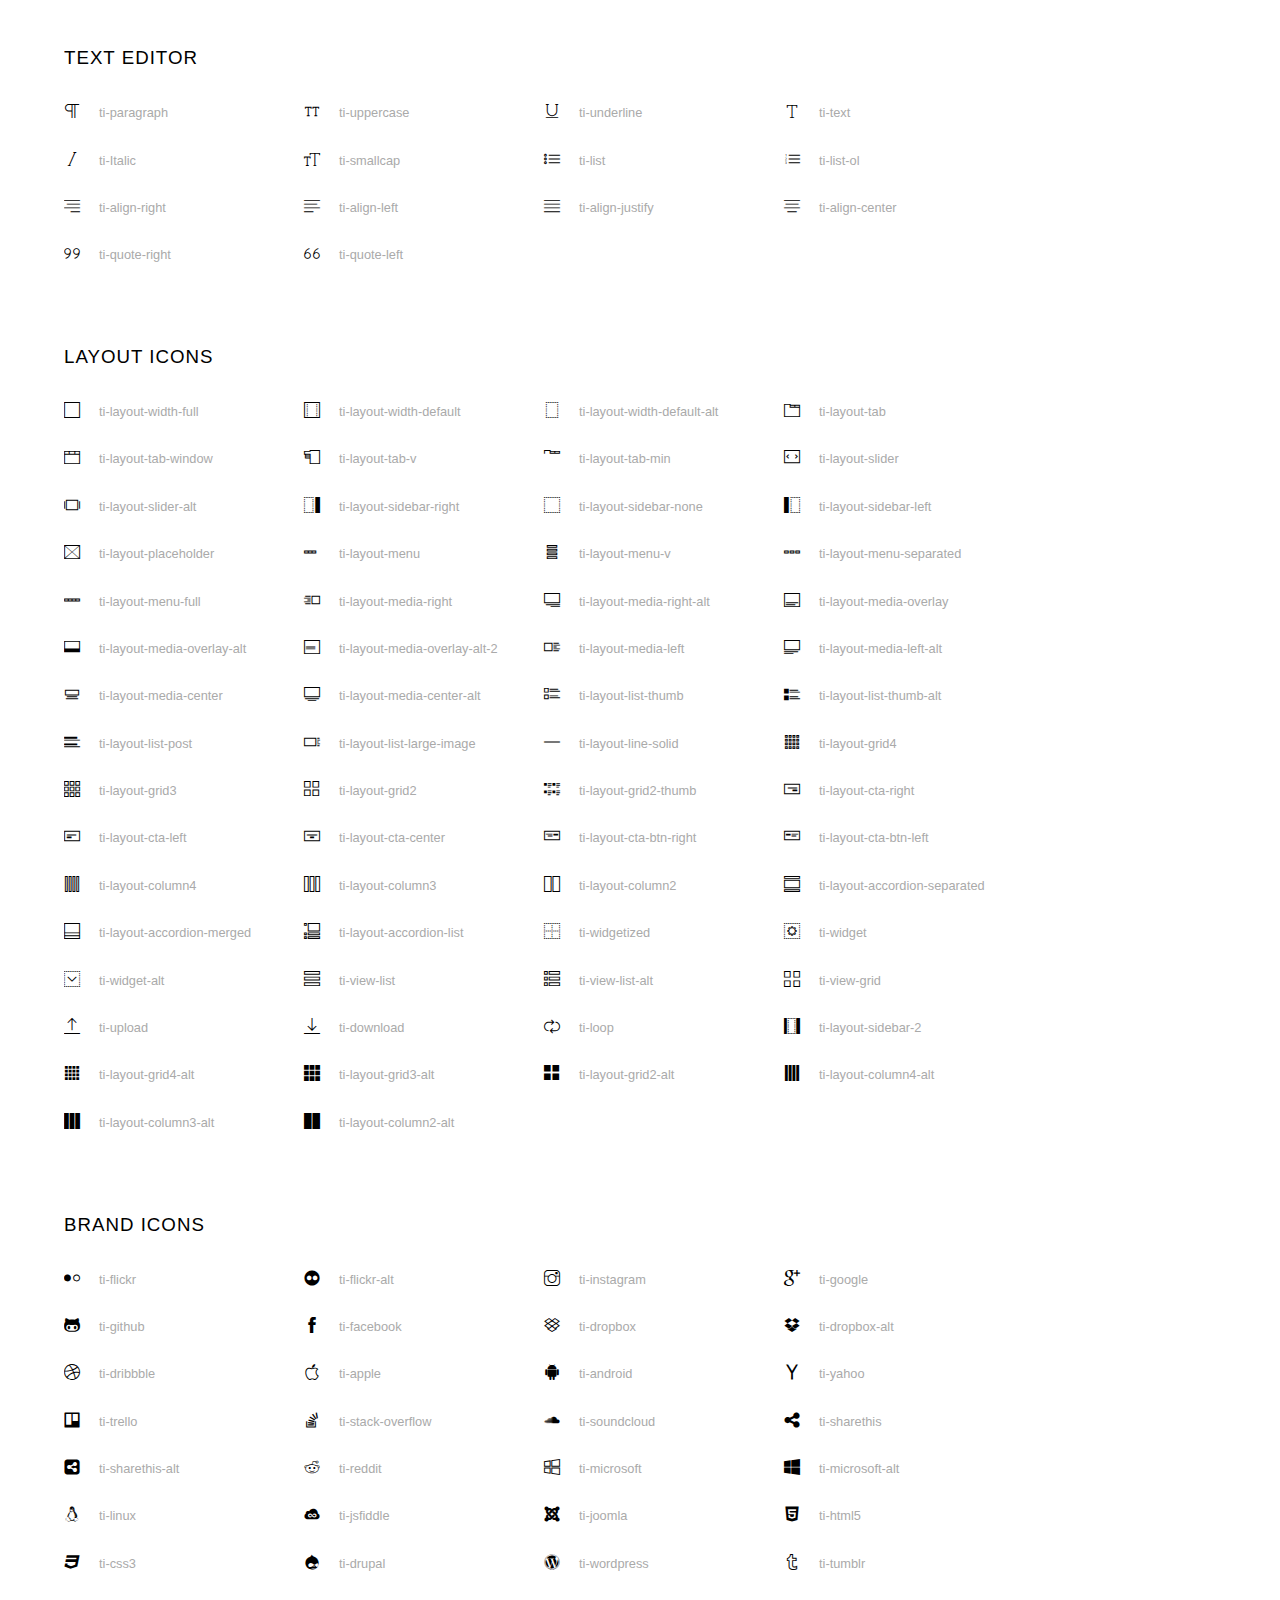
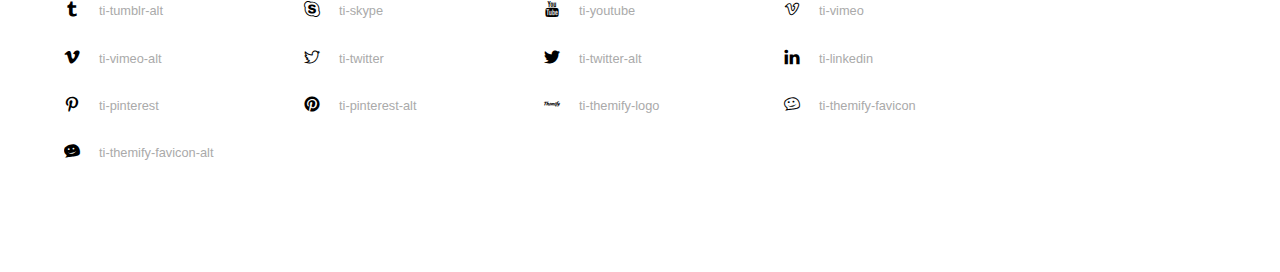
<file: project/BookMusicTickets/assets/font/themify-icons/index.html>
<!doctype html>
<html>
<head>
	<meta charset="utf-8">
	<title>Themify Icon Font</title>
	<meta name="viewport" content="width=device-width">
	<link rel="stylesheet" href="demo-files/demo.css">
	<link rel="stylesheet" href="themify-icons.css">
	<!--[if lt IE 8]><!-->
	<link rel="stylesheet" href="ie7/ie7.css">
	<!--<![endif]-->
</head>
<body>
	<h1>Themify Icons</h1>

	<div class="icon-section">

		<div class="icon-section">
			<h3>Arrows &amp; Direction Icons </h3>

			<div class="icon-container">
				<span class="ti-arrow-up"></span><span class="icon-name"> ti-arrow-up</span>
			</div>
			<div class="icon-container">
				<span class="ti-arrow-right"></span><span class="icon-name"> ti-arrow-right</span>
			</div>
			<div class="icon-container">
				<span class="ti-arrow-left"></span><span class="icon-name"> ti-arrow-left</span>
			</div>
			<div class="icon-container">
				<span class="ti-arrow-down"></span><span class="icon-name"> ti-arrow-down</span>
			</div>
			<div class="icon-container">
				<span class="ti-arrows-vertical"></span><span class="icon-name"> ti-arrows-vertical</span>
			</div>
			<div class="icon-container">
				<span class="ti-arrows-horizontal"></span><span class="icon-name"> ti-arrows-horizontal</span>
			</div>
			<div class="icon-container">
				<span class="ti-angle-up"></span><span class="icon-name"> ti-angle-up</span>
			</div>
			<div class="icon-container">
				<span class="ti-angle-right"></span><span class="icon-name"> ti-angle-right</span>
			</div>
			<div class="icon-container">
				<span class="ti-angle-left"></span><span class="icon-name"> ti-angle-left</span>
			</div>
			<div class="icon-container">
				<span class="ti-angle-down"></span><span class="icon-name"> ti-angle-down</span>
			</div>	
			<div class="icon-container">
				<span class="ti-angle-double-up"></span><span class="icon-name"> ti-angle-double-up</span>
			</div>
			<div class="icon-container">
				<span class="ti-angle-double-right"></span><span class="icon-name"> ti-angle-double-right</span>
			</div>
			<div class="icon-container">
				<span class="ti-angle-double-left"></span><span class="icon-name"> ti-angle-double-left</span>
			</div>
			<div class="icon-container">
				<span class="ti-angle-double-down"></span><span class="icon-name"> ti-angle-double-down</span>
			</div>					
			<div class="icon-container">
				<span class="ti-move"></span><span class="icon-name"> ti-move</span>
			</div>
			<div class="icon-container">
				<span class="ti-fullscreen"></span><span class="icon-name"> ti-fullscreen</span>
			</div>
			<div class="icon-container">
				<span class="ti-arrow-top-right"></span><span class="icon-name"> ti-arrow-top-right</span>
			</div>
			<div class="icon-container">
				<span class="ti-arrow-top-left"></span><span class="icon-name"> ti-arrow-top-left</span>
			</div>
			<div class="icon-container">
				<span class="ti-arrow-circle-up"></span><span class="icon-name"> ti-arrow-circle-up</span>
			</div>
			<div class="icon-container">
				<span class="ti-arrow-circle-right"></span><span class="icon-name"> ti-arrow-circle-right</span>
			</div>
			<div class="icon-container">
				<span class="ti-arrow-circle-left"></span><span class="icon-name"> ti-arrow-circle-left</span>
			</div>
			<div class="icon-container">
				<span class="ti-arrow-circle-down"></span><span class="icon-name"> ti-arrow-circle-down</span>
			</div>
			<div class="icon-container">
				<span class="ti-arrows-corner"></span><span class="icon-name"> ti-arrows-corner</span>
			</div>
			<div class="icon-container">
				<span class="ti-split-v"></span><span class="icon-name"> ti-split-v</span>
			</div>

			<div class="icon-container">
				<span class="ti-split-v-alt"></span><span class="icon-name"> ti-split-v-alt</span>
			</div>
			<div class="icon-container">
				<span class="ti-split-h"></span><span class="icon-name"> ti-split-h</span>
			</div>
			<div class="icon-container">
				<span class="ti-hand-point-up"></span><span class="icon-name"> ti-hand-point-up</span>
			</div>
			<div class="icon-container">
				<span class="ti-hand-point-right"></span><span class="icon-name"> ti-hand-point-right</span>
			</div>
			<div class="icon-container">
				<span class="ti-hand-point-left"></span><span class="icon-name"> ti-hand-point-left</span>
			</div>
			<div class="icon-container">
				<span class="ti-hand-point-down"></span><span class="icon-name"> ti-hand-point-down</span>
			</div>
			<div class="icon-container">
				<span class="ti-back-right"></span><span class="icon-name"> ti-back-right</span>
			</div>
			<div class="icon-container">
				<span class="ti-back-left"></span><span class="icon-name"> ti-back-left</span>
			</div>
			<div class="icon-container">
				<span class="ti-exchange-vertical"></span><span class="icon-name"> ti-exchange-vertical</span>
			</div>

		</div> <!-- Arrows Icons -->



		<h3>Web App Icons</h3>
		
		<div class="icon-section">

			<div class="icon-container">
				<span class="ti-wand"></span><span class="icon-name"> ti-wand</span>
			</div>
			<div class="icon-container">
				<span class="ti-save"></span><span class="icon-name"> ti-save</span>
			</div>
			<div class="icon-container">
				<span class="ti-save-alt"></span><span class="icon-name"> ti-save-alt</span>
			</div>

			<div class="icon-container">
				<span class="ti-direction"></span><span class="icon-name"> ti-direction</span>
			</div>
			<div class="icon-container">
				<span class="ti-direction-alt"></span><span class="icon-name"> ti-direction-alt</span>
			</div>
			<div class="icon-container">
				<span class="ti-user"></span><span class="icon-name"> ti-user</span>
			</div>
			<div class="icon-container">
				<span class="ti-link"></span><span class="icon-name"> ti-link</span>
			</div>
			<div class="icon-container">
				<span class="ti-unlink"></span><span class="icon-name"> ti-unlink</span>
			</div>
			<div class="icon-container">
				<span class="ti-trash"></span><span class="icon-name"> ti-trash</span>
			</div>
			<div class="icon-container">
				<span class="ti-target"></span><span class="icon-name"> ti-target</span>
			</div>
			<div class="icon-container">
				<span class="ti-tag"></span><span class="icon-name"> ti-tag</span>
			</div>
			<div class="icon-container">
				<span class="ti-desktop"></span><span class="icon-name"> ti-desktop</span>
			</div>
			<div class="icon-container">
				<span class="ti-tablet"></span><span class="icon-name"> ti-tablet</span>
			</div>
			<div class="icon-container">
				<span class="ti-mobile"></span><span class="icon-name"> ti-mobile</span>
			</div>
			<div class="icon-container">
				<span class="ti-email"></span><span class="icon-name"> ti-email</span>
			</div>	
			<div class="icon-container">
				<span class="ti-star"></span><span class="icon-name"> ti-star</span>
			</div>
			<div class="icon-container">
				<span class="ti-spray"></span><span class="icon-name"> ti-spray</span>
			</div>
			<div class="icon-container">
				<span class="ti-signal"></span><span class="icon-name"> ti-signal</span>
			</div>
			<div class="icon-container">
				<span class="ti-shopping-cart"></span><span class="icon-name"> ti-shopping-cart</span>
			</div>
			<div class="icon-container">
				<span class="ti-shopping-cart-full"></span><span class="icon-name"> ti-shopping-cart-full</span>
			</div>
			<div class="icon-container">
				<span class="ti-settings"></span><span class="icon-name"> ti-settings</span>
			</div>
			<div class="icon-container">
				<span class="ti-search"></span><span class="icon-name"> ti-search</span>
			</div>
			<div class="icon-container">
				<span class="ti-zoom-in"></span><span class="icon-name"> ti-zoom-in</span>
			</div>
			<div class="icon-container">
				<span class="ti-zoom-out"></span><span class="icon-name"> ti-zoom-out</span>
			</div>
			<div class="icon-container">
				<span class="ti-cut"></span><span class="icon-name"> ti-cut</span>
			</div>
			<div class="icon-container">
				<span class="ti-ruler"></span><span class="icon-name"> ti-ruler</span>
			</div>
			<div class="icon-container">
				<span class="ti-ruler-alt-2"></span><span class="icon-name"> ti-ruler-alt-2</span>
			</div>			
			<div class="icon-container">
				<span class="ti-ruler-pencil"></span><span class="icon-name"> ti-ruler-pencil</span>
			</div>
			<div class="icon-container">
				<span class="ti-ruler-alt"></span><span class="icon-name"> ti-ruler-alt</span>
			</div>
			<div class="icon-container">
				<span class="ti-bookmark"></span><span class="icon-name"> ti-bookmark</span>
			</div>
			<div class="icon-container">
				<span class="ti-bookmark-alt"></span><span class="icon-name"> ti-bookmark-alt</span>
			</div>
			<div class="icon-container">
				<span class="ti-reload"></span><span class="icon-name"> ti-reload</span>
			</div>
			<div class="icon-container">
				<span class="ti-plus"></span><span class="icon-name"> ti-plus</span>
			</div>
			<div class="icon-container">
				<span class="ti-minus"></span><span class="icon-name"> ti-minus</span>
			</div>
			<div class="icon-container">
				<span class="ti-close"></span><span class="icon-name"> ti-close</span>
			</div>			
			<div class="icon-container">
				<span class="ti-pin"></span><span class="icon-name"> ti-pin</span>
			</div>
			<div class="icon-container">
				<span class="ti-pencil"></span><span class="icon-name"> ti-pencil</span>
			</div>
					
		  	<div class="icon-container">
				<span class="ti-pencil-alt"></span><span class="icon-name"> ti-pencil-alt</span>
			</div>
			<div class="icon-container">
				<span class="ti-paint-roller"></span><span class="icon-name"> ti-paint-roller</span>
			</div>
			<div class="icon-container">
				<span class="ti-paint-bucket"></span><span class="icon-name"> ti-paint-bucket</span>
			</div>
			<div class="icon-container">
				<span class="ti-na"></span><span class="icon-name"> ti-na</span>
			</div>
			<div class="icon-container">
				<span class="ti-medall"></span><span class="icon-name"> ti-medall</span>
			</div>
			<div class="icon-container">
				<span class="ti-medall-alt"></span><span class="icon-name"> ti-medall-alt</span>
			</div>
			<div class="icon-container">
				<span class="ti-marker"></span><span class="icon-name"> ti-marker</span>
			</div>
			<div class="icon-container">
				<span class="ti-marker-alt"></span><span class="icon-name"> ti-marker-alt</span>
			</div>

			<div class="icon-container">
				<span class="ti-lock"></span><span class="icon-name"> ti-lock</span>
			</div>
			<div class="icon-container">
				<span class="ti-unlock"></span><span class="icon-name"> ti-unlock</span>
			</div>
			<div class="icon-container">
				<span class="ti-location-arrow"></span><span class="icon-name"> ti-location-arrow</span>
			</div>
			<div class="icon-container">
				<span class="ti-layout"></span><span class="icon-name"> ti-layout</span>
			</div>
			<div class="icon-container">
				<span class="ti-layers"></span><span class="icon-name"> ti-layers</span>
			</div>
			<div class="icon-container">
				<span class="ti-layers-alt"></span><span class="icon-name"> ti-layers-alt</span>
			</div>
			<div class="icon-container">
				<span class="ti-key"></span><span class="icon-name"> ti-key</span>
			</div>
			<div class="icon-container">
				<span class="ti-image"></span><span class="icon-name"> ti-image</span>
			</div>
			<div class="icon-container">
				<span class="ti-heart"></span><span class="icon-name"> ti-heart</span>
			</div>
			<div class="icon-container">
				<span class="ti-heart-broken"></span><span class="icon-name"> ti-heart-broken</span>
			</div>
			<div class="icon-container">
				<span class="ti-hand-stop"></span><span class="icon-name"> ti-hand-stop</span>
			</div>
			<div class="icon-container">
				<span class="ti-hand-open"></span><span class="icon-name"> ti-hand-open</span>
			</div>
			<div class="icon-container">
				<span class="ti-hand-drag"></span><span class="icon-name"> ti-hand-drag</span>
			</div>
			<div class="icon-container">
				<span class="ti-flag"></span><span class="icon-name"> ti-flag</span>
			</div>
			<div class="icon-container">
				<span class="ti-flag-alt"></span><span class="icon-name"> ti-flag-alt</span>
			</div>
			<div class="icon-container">
				<span class="ti-flag-alt-2"></span><span class="icon-name"> ti-flag-alt-2</span>
			</div>
			<div class="icon-container">
				<span class="ti-eye"></span><span class="icon-name"> ti-eye</span>
			</div>
			<div class="icon-container">
				<span class="ti-import"></span><span class="icon-name"> ti-import</span>
			</div>			
			<div class="icon-container">
				<span class="ti-export"></span><span class="icon-name"> ti-export</span>
			</div>
			<div class="icon-container">
				<span class="ti-cup"></span><span class="icon-name"> ti-cup</span>
			</div>
			<div class="icon-container">
				<span class="ti-crown"></span><span class="icon-name"> ti-crown</span>
			</div>
			<div class="icon-container">
				<span class="ti-comments"></span><span class="icon-name"> ti-comments</span>
			</div>
			<div class="icon-container">
				<span class="ti-comment"></span><span class="icon-name"> ti-comment</span>
			</div>
			<div class="icon-container">
				<span class="ti-comment-alt"></span><span class="icon-name"> ti-comment-alt</span>
			</div>
			<div class="icon-container">
				<span class="ti-thought"></span><span class="icon-name"> ti-thought</span>
			</div>			
			<div class="icon-container">
				<span class="ti-clip"></span><span class="icon-name"> ti-clip</span>
			</div>

			<div class="icon-container">
				<span class="ti-check"></span><span class="icon-name"> ti-check</span>
			</div>
			<div class="icon-container">
				<span class="ti-check-box"></span><span class="icon-name"> ti-check-box</span>
			</div>
			<div class="icon-container">
				<span class="ti-camera"></span><span class="icon-name"> ti-camera</span>
			</div>
			<div class="icon-container">
				<span class="ti-announcement"></span><span class="icon-name"> ti-announcement</span>
			</div>
			<div class="icon-container">
				<span class="ti-brush"></span><span class="icon-name"> ti-brush</span>
			</div>
			<div class="icon-container">
				<span class="ti-brush-alt"></span><span class="icon-name"> ti-brush-alt</span>
			</div>
			<div class="icon-container">
				<span class="ti-palette"></span><span class="icon-name"> ti-palette</span>
			</div>			
			<div class="icon-container">
				<span class="ti-briefcase"></span><span class="icon-name"> ti-briefcase</span>
			</div>
			<div class="icon-container">
				<span class="ti-bolt"></span><span class="icon-name"> ti-bolt</span>
			</div>
			<div class="icon-container">
				<span class="ti-bolt-alt"></span><span class="icon-name"> ti-bolt-alt</span>
			</div>
			<div class="icon-container">
				<span class="ti-blackboard"></span><span class="icon-name"> ti-blackboard</span>
			</div>
			<div class="icon-container">
				<span class="ti-bag"></span><span class="icon-name"> ti-bag</span>
			</div>
			<div class="icon-container">
				<span class="ti-world"></span><span class="icon-name"> ti-world</span>
			</div>
			<div class="icon-container">
				<span class="ti-wheelchair"></span><span class="icon-name"> ti-wheelchair</span>
			</div>
			<div class="icon-container">
				<span class="ti-car"></span><span class="icon-name"> ti-car</span>
			</div>
			<div class="icon-container">
				<span class="ti-truck"></span><span class="icon-name"> ti-truck</span>
			</div>
			<div class="icon-container">
				<span class="ti-timer"></span><span class="icon-name"> ti-timer</span>
			</div>
			<div class="icon-container">
				<span class="ti-ticket"></span><span class="icon-name"> ti-ticket</span>
			</div>
			<div class="icon-container">
				<span class="ti-thumb-up"></span><span class="icon-name"> ti-thumb-up</span>
			</div>
			<div class="icon-container">
				<span class="ti-thumb-down"></span><span class="icon-name"> ti-thumb-down</span>
			</div>

			<div class="icon-container">
				<span class="ti-stats-up"></span><span class="icon-name"> ti-stats-up</span>
			</div>
			<div class="icon-container">
				<span class="ti-stats-down"></span><span class="icon-name"> ti-stats-down</span>
			</div>
			<div class="icon-container">
				<span class="ti-shine"></span><span class="icon-name"> ti-shine</span>
			</div>
			<div class="icon-container">
				<span class="ti-shift-right"></span><span class="icon-name"> ti-shift-right</span>
			</div>
			<div class="icon-container">
				<span class="ti-shift-left"></span><span class="icon-name"> ti-shift-left</span>
			</div>

			<div class="icon-container">
				<span class="ti-shift-right-alt"></span><span class="icon-name"> ti-shift-right-alt</span>
			</div>
			<div class="icon-container">
				<span class="ti-shift-left-alt"></span><span class="icon-name"> ti-shift-left-alt</span>
			</div>
			<div class="icon-container">
				<span class="ti-shield"></span><span class="icon-name"> ti-shield</span>
			</div>
			<div class="icon-container">
				<span class="ti-notepad"></span><span class="icon-name"> ti-notepad</span>
			</div>
			<div class="icon-container">
				<span class="ti-server"></span><span class="icon-name"> ti-server</span>
			</div>

			<div class="icon-container">
				<span class="ti-pulse"></span><span class="icon-name"> ti-pulse</span>
			</div>
			<div class="icon-container">
				<span class="ti-printer"></span><span class="icon-name"> ti-printer</span>
			</div>
			<div class="icon-container">
				<span class="ti-power-off"></span><span class="icon-name"> ti-power-off</span>
			</div>
			<div class="icon-container">
				<span class="ti-plug"></span><span class="icon-name"> ti-plug</span>
			</div>
			<div class="icon-container">
				<span class="ti-pie-chart"></span><span class="icon-name"> ti-pie-chart</span>
			</div>

			<div class="icon-container">
				<span class="ti-panel"></span><span class="icon-name"> ti-panel</span>
			</div>
			<div class="icon-container">
				<span class="ti-package"></span><span class="icon-name"> ti-package</span>
			</div>
			<div class="icon-container">
				<span class="ti-music"></span><span class="icon-name"> ti-music</span>
			</div>
			<div class="icon-container">
				<span class="ti-music-alt"></span><span class="icon-name"> ti-music-alt</span>
			</div>
			<div class="icon-container">
				<span class="ti-mouse"></span><span class="icon-name"> ti-mouse</span>
			</div>
			<div class="icon-container">
				<span class="ti-mouse-alt"></span><span class="icon-name"> ti-mouse-alt</span>
			</div>
			<div class="icon-container">
				<span class="ti-money"></span><span class="icon-name"> ti-money</span>
			</div>
			<div class="icon-container">
				<span class="ti-microphone"></span><span class="icon-name"> ti-microphone</span>
			</div>
			<div class="icon-container">
				<span class="ti-menu"></span><span class="icon-name"> ti-menu</span>
			</div>
			<div class="icon-container">
				<span class="ti-menu-alt"></span><span class="icon-name"> ti-menu-alt</span>
			</div>
			<div class="icon-container">
				<span class="ti-map"></span><span class="icon-name"> ti-map</span>
			</div>
			<div class="icon-container">
				<span class="ti-map-alt"></span><span class="icon-name"> ti-map-alt</span>
			</div>

			<div class="icon-container">
				<span class="ti-location-pin"></span><span class="icon-name"> ti-location-pin</span>
			</div>

			<div class="icon-container">
				<span class="ti-light-bulb"></span><span class="icon-name"> ti-light-bulb</span>
			</div>
			<div class="icon-container">
				<span class="ti-info"></span><span class="icon-name"> ti-info</span>
			</div>
			<div class="icon-container">
				<span class="ti-infinite"></span><span class="icon-name"> ti-infinite</span>
			</div>
			<div class="icon-container">
				<span class="ti-id-badge"></span><span class="icon-name"> ti-id-badge</span>
			</div>
			<div class="icon-container">
				<span class="ti-hummer"></span><span class="icon-name"> ti-hummer</span>
			</div>
			<div class="icon-container">
				<span class="ti-home"></span><span class="icon-name"> ti-home</span>
			</div>
			<div class="icon-container">
				<span class="ti-help"></span><span class="icon-name"> ti-help</span>
			</div>
			<div class="icon-container">
				<span class="ti-headphone"></span><span class="icon-name"> ti-headphone</span>
			</div>
			<div class="icon-container">
				<span class="ti-harddrives"></span><span class="icon-name"> ti-harddrives</span>
			</div>
			<div class="icon-container">
				<span class="ti-harddrive"></span><span class="icon-name"> ti-harddrive</span>
			</div>
			<div class="icon-container">
				<span class="ti-gift"></span><span class="icon-name"> ti-gift</span>
			</div>
			<div class="icon-container">
				<span class="ti-game"></span><span class="icon-name"> ti-game</span>
			</div>
			<div class="icon-container">
				<span class="ti-filter"></span><span class="icon-name"> ti-filter</span>
			</div>
			<div class="icon-container">
				<span class="ti-files"></span><span class="icon-name"> ti-files</span>
			</div>
			<div class="icon-container">
				<span class="ti-file"></span><span class="icon-name"> ti-file</span>
			</div>
			<div class="icon-container">
				<span class="ti-zip"></span><span class="icon-name"> ti-zip</span>
			</div>
			<div class="icon-container">
				<span class="ti-folder"></span><span class="icon-name"> ti-folder</span>
			</div>			
			<div class="icon-container">
				<span class="ti-envelope"></span><span class="icon-name"> ti-envelope</span>
			</div>


			<div class="icon-container">
				<span class="ti-dashboard"></span><span class="icon-name"> ti-dashboard</span>
			</div>
			<div class="icon-container">
				<span class="ti-cloud"></span><span class="icon-name"> ti-cloud</span>
			</div>
			<div class="icon-container">
				<span class="ti-cloud-up"></span><span class="icon-name"> ti-cloud-up</span>
			</div>
			<div class="icon-container">
				<span class="ti-cloud-down"></span><span class="icon-name"> ti-cloud-down</span>
			</div>
			<div class="icon-container">
				<span class="ti-clipboard"></span><span class="icon-name"> ti-clipboard</span>
			</div>
			<div class="icon-container">
				<span class="ti-calendar"></span><span class="icon-name"> ti-calendar</span>
			</div>
			<div class="icon-container">
				<span class="ti-book"></span><span class="icon-name"> ti-book</span>
			</div>
			<div class="icon-container">
				<span class="ti-bell"></span><span class="icon-name"> ti-bell</span>
			</div>
			<div class="icon-container">
				<span class="ti-basketball"></span><span class="icon-name"> ti-basketball</span>
			</div>
			<div class="icon-container">
				<span class="ti-bar-chart"></span><span class="icon-name"> ti-bar-chart</span>
			</div>
			<div class="icon-container">
				<span class="ti-bar-chart-alt"></span><span class="icon-name"> ti-bar-chart-alt</span>
			</div>


			<div class="icon-container">
				<span class="ti-archive"></span><span class="icon-name"> ti-archive</span>
			</div>
			<div class="icon-container">
				<span class="ti-anchor"></span><span class="icon-name"> ti-anchor</span>
			</div>

			<div class="icon-container">
				<span class="ti-alert"></span><span class="icon-name"> ti-alert</span>
			</div>
			<div class="icon-container">
				<span class="ti-alarm-clock"></span><span class="icon-name"> ti-alarm-clock</span>
			</div>
			<div class="icon-container">
				<span class="ti-agenda"></span><span class="icon-name"> ti-agenda</span>
			</div>
			<div class="icon-container">
				<span class="ti-write"></span><span class="icon-name"> ti-write</span>
			</div>

			<div class="icon-container">
				<span class="ti-wallet"></span><span class="icon-name"> ti-wallet</span>
			</div>
			<div class="icon-container">
				<span class="ti-video-clapper"></span><span class="icon-name"> ti-video-clapper</span>
			</div>
			<div class="icon-container">
				<span class="ti-video-camera"></span><span class="icon-name"> ti-video-camera</span>
			</div>
			<div class="icon-container">
				<span class="ti-vector"></span><span class="icon-name"> ti-vector</span>
			</div>

			<div class="icon-container">
				<span class="ti-support"></span><span class="icon-name"> ti-support</span>
			</div>
			<div class="icon-container">
				<span class="ti-stamp"></span><span class="icon-name"> ti-stamp</span>
			</div>
			<div class="icon-container">
				<span class="ti-slice"></span><span class="icon-name"> ti-slice</span>
			</div>
			<div class="icon-container">
				<span class="ti-shortcode"></span><span class="icon-name"> ti-shortcode</span>
			</div>
			<div class="icon-container">
				<span class="ti-receipt"></span><span class="icon-name"> ti-receipt</span>
			</div>
			<div class="icon-container">
				<span class="ti-pin2"></span><span class="icon-name"> ti-pin2</span>
			</div>
			<div class="icon-container">
				<span class="ti-pin-alt"></span><span class="icon-name"> ti-pin-alt</span>
			</div>
			<div class="icon-container">
				<span class="ti-pencil-alt2"></span><span class="icon-name"> ti-pencil-alt2</span>
			</div>
			<div class="icon-container">
				<span class="ti-eraser"></span><span class="icon-name"> ti-eraser</span>
			</div>			
			<div class="icon-container">
				<span class="ti-more"></span><span class="icon-name"> ti-more</span>
			</div>
			<div class="icon-container">
				<span class="ti-more-alt"></span><span class="icon-name"> ti-more-alt</span>
			</div>
			<div class="icon-container">
				<span class="ti-microphone-alt"></span><span class="icon-name"> ti-microphone-alt</span>
			</div>
			<div class="icon-container">
				<span class="ti-magnet"></span><span class="icon-name"> ti-magnet</span>
			</div>
			<div class="icon-container">
				<span class="ti-line-double"></span><span class="icon-name"> ti-line-double</span>
			</div>
			<div class="icon-container">
				<span class="ti-line-dotted"></span><span class="icon-name"> ti-line-dotted</span>
			</div>
			<div class="icon-container">
				<span class="ti-line-dashed"></span><span class="icon-name"> ti-line-dashed</span>
			</div>

			<div class="icon-container">
				<span class="ti-ink-pen"></span><span class="icon-name"> ti-ink-pen</span>
			</div>
			<div class="icon-container">
				<span class="ti-info-alt"></span><span class="icon-name"> ti-info-alt</span>
			</div>
			<div class="icon-container">
				<span class="ti-help-alt"></span><span class="icon-name"> ti-help-alt</span>
			</div>
			<div class="icon-container">
				<span class="ti-headphone-alt"></span><span class="icon-name"> ti-headphone-alt</span>
			</div>

			<div class="icon-container">
				<span class="ti-gallery"></span><span class="icon-name"> ti-gallery</span>
			</div>
			<div class="icon-container">
				<span class="ti-face-smile"></span><span class="icon-name"> ti-face-smile</span>
			</div>
			<div class="icon-container">
				<span class="ti-face-sad"></span><span class="icon-name"> ti-face-sad</span>
			</div>
			<div class="icon-container">
				<span class="ti-credit-card"></span><span class="icon-name"> ti-credit-card</span>
			</div>
			<div class="icon-container">
				<span class="ti-comments-smiley"></span><span class="icon-name"> ti-comments-smiley</span>
			</div>
			<div class="icon-container">
				<span class="ti-time"></span><span class="icon-name"> ti-time</span>
			</div>
			<div class="icon-container">
				<span class="ti-share"></span><span class="icon-name"> ti-share</span>
			</div>
			<div class="icon-container">
				<span class="ti-share-alt"></span><span class="icon-name"> ti-share-alt</span>
			</div>
			<div class="icon-container">
				<span class="ti-rocket"></span><span class="icon-name"> ti-rocket</span>
			</div>

			<div class="icon-container">
				<span class="ti-new-window"></span><span class="icon-name"> ti-new-window</span>
			</div>

			<div class="icon-container">
				<span class="ti-rss"></span><span class="icon-name"> ti-rss</span>
			</div>

			<div class="icon-container">
				<span class="ti-rss-alt"></span><span class="icon-name"> ti-rss-alt</span>
			</div>
			
		</div><!-- Web App Icons -->


		<div class="icon-section">
			<h3>Control Icons</h3>
			<div class="icon-container">
				<span class="ti-control-stop"></span><span class="icon-name"> ti-control-stop</span>
			</div>
			<div class="icon-container">
				<span class="ti-control-shuffle"></span><span class="icon-name"> ti-control-shuffle</span>
			</div>
			<div class="icon-container">
				<span class="ti-control-play"></span><span class="icon-name"> ti-control-play</span>
			</div>
			<div class="icon-container">
				<span class="ti-control-pause"></span><span class="icon-name"> ti-control-pause</span>
			</div>
			<div class="icon-container">
				<span class="ti-control-forward"></span><span class="icon-name"> ti-control-forward</span>
			</div>
			<div class="icon-container">
				<span class="ti-control-backward"></span><span class="icon-name"> ti-control-backward</span>
			</div>	
			<div class="icon-container">
				<span class="ti-volume"></span><span class="icon-name"> ti-volume</span>
			</div>
			<div class="icon-container">
				<span class="ti-control-skip-forward"></span><span class="icon-name"> ti-control-skip-forward</span>
			</div>
			<div class="icon-container">
				<span class="ti-control-skip-backward"></span><span class="icon-name"> ti-control-skip-backward</span>
			</div>
			<div class="icon-container">
				<span class="ti-control-record"></span><span class="icon-name"> ti-control-record</span>
			</div>
			<div class="icon-container">
				<span class="ti-control-eject"></span><span class="icon-name"> ti-control-eject</span>
			</div>			
		</div> <!-- Control Icons -->


		<div class="icon-section">
			<h3>Text Editor</h3>

			<div class="icon-container">
				<span class="ti-paragraph"></span><span class="icon-name"> ti-paragraph</span>
			</div>
			<div class="icon-container">
				<span class="ti-uppercase"></span><span class="icon-name"> ti-uppercase</span>
			</div>

			<div class="icon-container">
				<span class="ti-underline"></span><span class="icon-name"> ti-underline</span>
			</div>
			<div class="icon-container">
				<span class="ti-text"></span><span class="icon-name"> ti-text</span>
			</div>
			<div class="icon-container">
				<span class="ti-Italic"></span><span class="icon-name"> ti-Italic</span>
			</div>
			<div class="icon-container">
				<span class="ti-smallcap"></span><span class="icon-name"> ti-smallcap</span>
			</div>
			<div class="icon-container">
				<span class="ti-list"></span><span class="icon-name"> ti-list</span>
			</div>
			<div class="icon-container">
				<span class="ti-list-ol"></span><span class="icon-name"> ti-list-ol</span>
			</div>
			<div class="icon-container">
				<span class="ti-align-right"></span><span class="icon-name"> ti-align-right</span>
			</div>
			<div class="icon-container">
				<span class="ti-align-left"></span><span class="icon-name"> ti-align-left</span>
			</div>
			<div class="icon-container">
				<span class="ti-align-justify"></span><span class="icon-name"> ti-align-justify</span>
			</div>
			<div class="icon-container">
				<span class="ti-align-center"></span><span class="icon-name"> ti-align-center</span>
			</div>
			<div class="icon-container">
				<span class="ti-quote-right"></span><span class="icon-name"> ti-quote-right</span>
			</div>
			<div class="icon-container">
				<span class="ti-quote-left"></span><span class="icon-name"> ti-quote-left</span>
			</div>

		</div> <!-- Text Editor -->



		<div class="icon-section">
			<h3>Layout Icons</h3>
			<div class="icon-container">
				<span class="ti-layout-width-full"></span><span class="icon-name"> ti-layout-width-full</span>
			</div>
			<div class="icon-container">
				<span class="ti-layout-width-default"></span><span class="icon-name"> ti-layout-width-default</span>
			</div>
			<div class="icon-container">
				<span class="ti-layout-width-default-alt"></span><span class="icon-name"> ti-layout-width-default-alt</span>
			</div>
			<div class="icon-container">
				<span class="ti-layout-tab"></span><span class="icon-name"> ti-layout-tab</span>
			</div>
			<div class="icon-container">
				<span class="ti-layout-tab-window"></span><span class="icon-name"> ti-layout-tab-window</span>
			</div>
			<div class="icon-container">
				<span class="ti-layout-tab-v"></span><span class="icon-name"> ti-layout-tab-v</span>
			</div>
			<div class="icon-container">
				<span class="ti-layout-tab-min"></span><span class="icon-name"> ti-layout-tab-min</span>
			</div>
			<div class="icon-container">
				<span class="ti-layout-slider"></span><span class="icon-name"> ti-layout-slider</span>
			</div>
			<div class="icon-container">
				<span class="ti-layout-slider-alt"></span><span class="icon-name"> ti-layout-slider-alt</span>
			</div>
			<div class="icon-container">
				<span class="ti-layout-sidebar-right"></span><span class="icon-name"> ti-layout-sidebar-right</span>
			</div>
			<div class="icon-container">
				<span class="ti-layout-sidebar-none"></span><span class="icon-name"> ti-layout-sidebar-none</span>
			</div>
			<div class="icon-container">
				<span class="ti-layout-sidebar-left"></span><span class="icon-name"> ti-layout-sidebar-left</span>
			</div>
			<div class="icon-container">
				<span class="ti-layout-placeholder"></span><span class="icon-name"> ti-layout-placeholder</span>
			</div>
			<div class="icon-container">
				<span class="ti-layout-menu"></span><span class="icon-name"> ti-layout-menu</span>
			</div>
			<div class="icon-container">
				<span class="ti-layout-menu-v"></span><span class="icon-name"> ti-layout-menu-v</span>
			</div>
			<div class="icon-container">
				<span class="ti-layout-menu-separated"></span><span class="icon-name"> ti-layout-menu-separated</span>
			</div>
			<div class="icon-container">
				<span class="ti-layout-menu-full"></span><span class="icon-name"> ti-layout-menu-full</span>
			</div>
			<div class="icon-container">
				<span class="ti-layout-media-right"></span><span class="icon-name"> ti-layout-media-right</span>
			</div>
			<div class="icon-container">
				<span class="ti-layout-media-right-alt"></span><span class="icon-name"> ti-layout-media-right-alt</span>
			</div>
			<div class="icon-container">
				<span class="ti-layout-media-overlay"></span><span class="icon-name"> ti-layout-media-overlay</span>
			</div>
			<div class="icon-container">
				<span class="ti-layout-media-overlay-alt"></span><span class="icon-name"> ti-layout-media-overlay-alt</span>
			</div>
			<div class="icon-container">
				<span class="ti-layout-media-overlay-alt-2"></span><span class="icon-name"> ti-layout-media-overlay-alt-2</span>
			</div>
			<div class="icon-container">
				<span class="ti-layout-media-left"></span><span class="icon-name"> ti-layout-media-left</span>
			</div>
			<div class="icon-container">
				<span class="ti-layout-media-left-alt"></span><span class="icon-name"> ti-layout-media-left-alt</span>
			</div>
			<div class="icon-container">
				<span class="ti-layout-media-center"></span><span class="icon-name"> ti-layout-media-center</span>
			</div>
			<div class="icon-container">
				<span class="ti-layout-media-center-alt"></span><span class="icon-name"> ti-layout-media-center-alt</span>
			</div>
			<div class="icon-container">
				<span class="ti-layout-list-thumb"></span><span class="icon-name"> ti-layout-list-thumb</span>
			</div>
			<div class="icon-container">
				<span class="ti-layout-list-thumb-alt"></span><span class="icon-name"> ti-layout-list-thumb-alt</span>
			</div>
			<div class="icon-container">
				<span class="ti-layout-list-post"></span><span class="icon-name"> ti-layout-list-post</span>
			</div>
			<div class="icon-container">
				<span class="ti-layout-list-large-image"></span><span class="icon-name"> ti-layout-list-large-image</span>
			</div>
			<div class="icon-container">
				<span class="ti-layout-line-solid"></span><span class="icon-name"> ti-layout-line-solid</span>
			</div>
			<div class="icon-container">
				<span class="ti-layout-grid4"></span><span class="icon-name"> ti-layout-grid4</span>
			</div>
			<div class="icon-container">
				<span class="ti-layout-grid3"></span><span class="icon-name"> ti-layout-grid3</span>
			</div>
			<div class="icon-container">
				<span class="ti-layout-grid2"></span><span class="icon-name"> ti-layout-grid2</span>
			</div>
			<div class="icon-container">
				<span class="ti-layout-grid2-thumb"></span><span class="icon-name"> ti-layout-grid2-thumb</span>
			</div>
			<div class="icon-container">
				<span class="ti-layout-cta-right"></span><span class="icon-name"> ti-layout-cta-right</span>
			</div>
			<div class="icon-container">
				<span class="ti-layout-cta-left"></span><span class="icon-name"> ti-layout-cta-left</span>
			</div>
			<div class="icon-container">
				<span class="ti-layout-cta-center"></span><span class="icon-name"> ti-layout-cta-center</span>
			</div>
			<div class="icon-container">
				<span class="ti-layout-cta-btn-right"></span><span class="icon-name"> ti-layout-cta-btn-right</span>
			</div>
			<div class="icon-container">
				<span class="ti-layout-cta-btn-left"></span><span class="icon-name"> ti-layout-cta-btn-left</span>
			</div>
			<div class="icon-container">
				<span class="ti-layout-column4"></span><span class="icon-name"> ti-layout-column4</span>
			</div>
			<div class="icon-container">
				<span class="ti-layout-column3"></span><span class="icon-name"> ti-layout-column3</span>
			</div>
			<div class="icon-container">
				<span class="ti-layout-column2"></span><span class="icon-name"> ti-layout-column2</span>
			</div>
			<div class="icon-container">
				<span class="ti-layout-accordion-separated"></span><span class="icon-name"> ti-layout-accordion-separated</span>
			</div>
			<div class="icon-container">
				<span class="ti-layout-accordion-merged"></span><span class="icon-name"> ti-layout-accordion-merged</span>
			</div>
			<div class="icon-container">
				<span class="ti-layout-accordion-list"></span><span class="icon-name"> ti-layout-accordion-list</span>
			</div>
			<div class="icon-container">
				<span class="ti-widgetized"></span><span class="icon-name"> ti-widgetized</span>
			</div>
			<div class="icon-container">
				<span class="ti-widget"></span><span class="icon-name"> ti-widget</span>
			</div>
			<div class="icon-container">
				<span class="ti-widget-alt"></span><span class="icon-name"> ti-widget-alt</span>
			</div>
			<div class="icon-container">
				<span class="ti-view-list"></span><span class="icon-name"> ti-view-list</span>
			</div>
			<div class="icon-container">
				<span class="ti-view-list-alt"></span><span class="icon-name"> ti-view-list-alt</span>
			</div>
			<div class="icon-container">
				<span class="ti-view-grid"></span><span class="icon-name"> ti-view-grid</span>
			</div>
			<div class="icon-container">
				<span class="ti-upload"></span><span class="icon-name"> ti-upload</span>
			</div>
			<div class="icon-container">
				<span class="ti-download"></span><span class="icon-name"> ti-download</span>
			</div>	
			<div class="icon-container">
				<span class="ti-loop"></span><span class="icon-name"> ti-loop</span>
			</div>
			<div class="icon-container">
				<span class="ti-layout-sidebar-2"></span><span class="icon-name"> ti-layout-sidebar-2</span>
			</div>
			<div class="icon-container">
				<span class="ti-layout-grid4-alt"></span><span class="icon-name"> ti-layout-grid4-alt</span>
			</div>
			<div class="icon-container">
				<span class="ti-layout-grid3-alt"></span><span class="icon-name"> ti-layout-grid3-alt</span>
			</div>
			<div class="icon-container">
				<span class="ti-layout-grid2-alt"></span><span class="icon-name"> ti-layout-grid2-alt</span>
			</div>
			<div class="icon-container">
				<span class="ti-layout-column4-alt"></span><span class="icon-name"> ti-layout-column4-alt</span>
			</div>
			<div class="icon-container">
				<span class="ti-layout-column3-alt"></span><span class="icon-name"> ti-layout-column3-alt</span>
			</div>
			<div class="icon-container">
				<span class="ti-layout-column2-alt"></span><span class="icon-name"> ti-layout-column2-alt</span>
			</div>		


		</div> <!-- Layout Icons -->


		<div class="icon-section">
			<h3>Brand Icons</h3>

			<div class="icon-container">
				<span class="ti-flickr"></span><span class="icon-name"> ti-flickr</span>
			</div>
			<div class="icon-container">
				<span class="ti-flickr-alt"></span><span class="icon-name"> ti-flickr-alt</span>
			</div>			
			<div class="icon-container">
				<span class="ti-instagram"></span><span class="icon-name"> ti-instagram</span>
			</div>
			<div class="icon-container">
				<span class="ti-google"></span><span class="icon-name"> ti-google</span>
			</div>
			<div class="icon-container">
				<span class="ti-github"></span><span class="icon-name"> ti-github</span>
			</div>

			<div class="icon-container">
				<span class="ti-facebook"></span><span class="icon-name"> ti-facebook</span>
			</div>
			<div class="icon-container">
				<span class="ti-dropbox"></span><span class="icon-name"> ti-dropbox</span>
			</div>
			<div class="icon-container">
				<span class="ti-dropbox-alt"></span><span class="icon-name"> ti-dropbox-alt</span>
			</div>
			<div class="icon-container">
				<span class="ti-dribbble"></span><span class="icon-name"> ti-dribbble</span>
			</div>
			<div class="icon-container">
				<span class="ti-apple"></span><span class="icon-name"> ti-apple</span>
			</div>
			<div class="icon-container">
				<span class="ti-android"></span><span class="icon-name"> ti-android</span>
			</div>
			<div class="icon-container">
				<span class="ti-yahoo"></span><span class="icon-name"> ti-yahoo</span>
			</div>
			<div class="icon-container">
				<span class="ti-trello"></span><span class="icon-name"> ti-trello</span>
			</div>
			<div class="icon-container">
				<span class="ti-stack-overflow"></span><span class="icon-name"> ti-stack-overflow</span>
			</div>
			<div class="icon-container">
				<span class="ti-soundcloud"></span><span class="icon-name"> ti-soundcloud</span>
			</div>
			<div class="icon-container">
				<span class="ti-sharethis"></span><span class="icon-name"> ti-sharethis</span>
			</div>
			<div class="icon-container">
				<span class="ti-sharethis-alt"></span><span class="icon-name"> ti-sharethis-alt</span>
			</div>
			<div class="icon-container">
				<span class="ti-reddit"></span><span class="icon-name"> ti-reddit</span>
			</div>

			<div class="icon-container">
				<span class="ti-microsoft"></span><span class="icon-name"> ti-microsoft</span>
			</div>
			<div class="icon-container">
				<span class="ti-microsoft-alt"></span><span class="icon-name"> ti-microsoft-alt</span>
			</div>
			<div class="icon-container">
				<span class="ti-linux"></span><span class="icon-name"> ti-linux</span>
			</div>
			<div class="icon-container">
				<span class="ti-jsfiddle"></span><span class="icon-name"> ti-jsfiddle</span>
			</div>
			<div class="icon-container">
				<span class="ti-joomla"></span><span class="icon-name"> ti-joomla</span>
			</div>
			<div class="icon-container">
				<span class="ti-html5"></span><span class="icon-name"> ti-html5</span>
			</div>
			<div class="icon-container">
				<span class="ti-css3"></span><span class="icon-name"> ti-css3</span>
			</div>	
			<div class="icon-container">
				<span class="ti-drupal"></span><span class="icon-name"> ti-drupal</span>
			</div>
			<div class="icon-container">
				<span class="ti-wordpress"></span><span class="icon-name"> ti-wordpress</span>
			</div>		
			<div class="icon-container">
				<span class="ti-tumblr"></span><span class="icon-name"> ti-tumblr</span>
			</div>
			<div class="icon-container">
				<span class="ti-tumblr-alt"></span><span class="icon-name"> ti-tumblr-alt</span>
			</div>
			<div class="icon-container">
				<span class="ti-skype"></span><span class="icon-name"> ti-skype</span>
			</div>
			<div class="icon-container">
				<span class="ti-youtube"></span><span class="icon-name"> ti-youtube</span>
			</div>
			<div class="icon-container">
				<span class="ti-vimeo"></span><span class="icon-name"> ti-vimeo</span>
			</div>
			<div class="icon-container">
				<span class="ti-vimeo-alt"></span><span class="icon-name"> ti-vimeo-alt</span>
			</div>			
			<div class="icon-container">
				<span class="ti-twitter"></span><span class="icon-name"> ti-twitter</span>
			</div>
			<div class="icon-container">
				<span class="ti-twitter-alt"></span><span class="icon-name"> ti-twitter-alt</span>
			</div>
			<div class="icon-container">
				<span class="ti-linkedin"></span><span class="icon-name"> ti-linkedin</span>
			</div>
			<div class="icon-container">
				<span class="ti-pinterest"></span><span class="icon-name"> ti-pinterest</span>
			</div>

			<div class="icon-container">
				<span class="ti-pinterest-alt"></span><span class="icon-name"> ti-pinterest-alt</span>
			</div>
			<div class="icon-container">
				<span class="ti-themify-logo"></span><span class="icon-name"> ti-themify-logo</span>
			</div>
			<div class="icon-container">
				<span class="ti-themify-favicon"></span><span class="icon-name"> ti-themify-favicon</span>
			</div>
			<div class="icon-container">
				<span class="ti-themify-favicon-alt"></span><span class="icon-name"> ti-themify-favicon-alt</span>
			</div>

		</div> <!-- brand Icons -->

	</div>

</body>
</html>
</file>
<file: project/BookMusicTickets/assets/font/themify-icons/themify-icons.css>
@font-face {
	font-family: 'themify';
	src:url('fonts/themify.eot?-fvbane');
	src:url('fonts/themify.eot?#iefix-fvbane') format('embedded-opentype'),
		url('fonts/themify.woff?-fvbane') format('woff'),
		url('fonts/themify.ttf?-fvbane') format('truetype'),
		url('fonts/themify.svg?-fvbane#themify') format('svg');
	font-weight: normal;
	font-style: normal;
}

[class^="ti-"], [class*=" ti-"] {
	font-family: 'themify';
	speak: none;
	font-style: normal;
	font-weight: normal;
	font-variant: normal;
	text-transform: none;
	line-height: 1;

	/* Better Font Rendering =========== */
	-webkit-font-smoothing: antialiased;
	-moz-osx-font-smoothing: grayscale;
}

.ti-wand:before {
	content: "\e600";
}
.ti-volume:before {
	content: "\e601";
}
.ti-user:before {
	content: "\e602";
}
.ti-unlock:before {
	content: "\e603";
}
.ti-unlink:before {
	content: "\e604";
}
.ti-trash:before {
	content: "\e605";
}
.ti-thought:before {
	content: "\e606";
}
.ti-target:before {
	content: "\e607";
}
.ti-tag:before {
	content: "\e608";
}
.ti-tablet:before {
	content: "\e609";
}
.ti-star:before {
	content: "\e60a";
}
.ti-spray:before {
	content: "\e60b";
}
.ti-signal:before {
	content: "\e60c";
}
.ti-shopping-cart:before {
	content: "\e60d";
}
.ti-shopping-cart-full:before {
	content: "\e60e";
}
.ti-settings:before {
	content: "\e60f";
}
.ti-search:before {
	content: "\e610";
}
.ti-zoom-in:before {
	content: "\e611";
}
.ti-zoom-out:before {
	content: "\e612";
}
.ti-cut:before {
	content: "\e613";
}
.ti-ruler:before {
	content: "\e614";
}
.ti-ruler-pencil:before {
	content: "\e615";
}
.ti-ruler-alt:before {
	content: "\e616";
}
.ti-bookmark:before {
	content: "\e617";
}
.ti-bookmark-alt:before {
	content: "\e618";
}
.ti-reload:before {
	content: "\e619";
}
.ti-plus:before {
	content: "\e61a";
}
.ti-pin:before {
	content: "\e61b";
}
.ti-pencil:before {
	content: "\e61c";
}
.ti-pencil-alt:before {
	content: "\e61d";
}
.ti-paint-roller:before {
	content: "\e61e";
}
.ti-paint-bucket:before {
	content: "\e61f";
}
.ti-na:before {
	content: "\e620";
}
.ti-mobile:before {
	content: "\e621";
}
.ti-minus:before {
	content: "\e622";
}
.ti-medall:before {
	content: "\e623";
}
.ti-medall-alt:before {
	content: "\e624";
}
.ti-marker:before {
	content: "\e625";
}
.ti-marker-alt:before {
	content: "\e626";
}
.ti-arrow-up:before {
	content: "\e627";
}
.ti-arrow-right:before {
	content: "\e628";
}
.ti-arrow-left:before {
	content: "\e629";
}
.ti-arrow-down:before {
	content: "\e62a";
}
.ti-lock:before {
	content: "\e62b";
}
.ti-location-arrow:before {
	content: "\e62c";
}
.ti-link:before {
	content: "\e62d";
}
.ti-layout:before {
	content: "\e62e";
}
.ti-layers:before {
	content: "\e62f";
}
.ti-layers-alt:before {
	content: "\e630";
}
.ti-key:before {
	content: "\e631";
}
.ti-import:before {
	content: "\e632";
}
.ti-image:before {
	content: "\e633";
}
.ti-heart:before {
	content: "\e634";
}
.ti-heart-broken:before {
	content: "\e635";
}
.ti-hand-stop:before {
	content: "\e636";
}
.ti-hand-open:before {
	content: "\e637";
}
.ti-hand-drag:before {
	content: "\e638";
}
.ti-folder:before {
	content: "\e639";
}
.ti-flag:before {
	content: "\e63a";
}
.ti-flag-alt:before {
	content: "\e63b";
}
.ti-flag-alt-2:before {
	content: "\e63c";
}
.ti-eye:before {
	content: "\e63d";
}
.ti-export:before {
	content: "\e63e";
}
.ti-exchange-vertical:before {
	content: "\e63f";
}
.ti-desktop:before {
	content: "\e640";
}
.ti-cup:before {
	content: "\e641";
}
.ti-crown:before {
	content: "\e642";
}
.ti-comments:before {
	content: "\e643";
}
.ti-comment:before {
	content: "\e644";
}
.ti-comment-alt:before {
	content: "\e645";
}
.ti-close:before {
	content: "\e646";
}
.ti-clip:before {
	content: "\e647";
}
.ti-angle-up:before {
	content: "\e648";
}
.ti-angle-right:before {
	content: "\e649";
}
.ti-angle-left:before {
	content: "\e64a";
}
.ti-angle-down:before {
	content: "\e64b";
}
.ti-check:before {
	content: "\e64c";
}
.ti-check-box:before {
	content: "\e64d";
}
.ti-camera:before {
	content: "\e64e";
}
.ti-announcement:before {
	content: "\e64f";
}
.ti-brush:before {
	content: "\e650";
}
.ti-briefcase:before {
	content: "\e651";
}
.ti-bolt:before {
	content: "\e652";
}
.ti-bolt-alt:before {
	content: "\e653";
}
.ti-blackboard:before {
	content: "\e654";
}
.ti-bag:before {
	content: "\e655";
}
.ti-move:before {
	content: "\e656";
}
.ti-arrows-vertical:before {
	content: "\e657";
}
.ti-arrows-horizontal:before {
	content: "\e658";
}
.ti-fullscreen:before {
	content: "\e659";
}
.ti-arrow-top-right:before {
	content: "\e65a";
}
.ti-arrow-top-left:before {
	content: "\e65b";
}
.ti-arrow-circle-up:before {
	content: "\e65c";
}
.ti-arrow-circle-right:before {
	content: "\e65d";
}
.ti-arrow-circle-left:before {
	content: "\e65e";
}
.ti-arrow-circle-down:before {
	content: "\e65f";
}
.ti-angle-double-up:before {
	content: "\e660";
}
.ti-angle-double-right:before {
	content: "\e661";
}
.ti-angle-double-left:before {
	content: "\e662";
}
.ti-angle-double-down:before {
	content: "\e663";
}
.ti-zip:before {
	content: "\e664";
}
.ti-world:before {
	content: "\e665";
}
.ti-wheelchair:before {
	content: "\e666";
}
.ti-view-list:before {
	content: "\e667";
}
.ti-view-list-alt:before {
	content: "\e668";
}
.ti-view-grid:before {
	content: "\e669";
}
.ti-uppercase:before {
	content: "\e66a";
}
.ti-upload:before {
	content: "\e66b";
}
.ti-underline:before {
	content: "\e66c";
}
.ti-truck:before {
	content: "\e66d";
}
.ti-timer:before {
	content: "\e66e";
}
.ti-ticket:before {
	content: "\e66f";
}
.ti-thumb-up:before {
	content: "\e670";
}
.ti-thumb-down:before {
	content: "\e671";
}
.ti-text:before {
	content: "\e672";
}
.ti-stats-up:before {
	content: "\e673";
}
.ti-stats-down:before {
	content: "\e674";
}
.ti-split-v:before {
	content: "\e675";
}
.ti-split-h:before {
	content: "\e676";
}
.ti-smallcap:before {
	content: "\e677";
}
.ti-shine:before {
	content: "\e678";
}
.ti-shift-right:before {
	content: "\e679";
}
.ti-shift-left:before {
	content: "\e67a";
}
.ti-shield:before {
	content: "\e67b";
}
.ti-notepad:before {
	content: "\e67c";
}
.ti-server:before {
	content: "\e67d";
}
.ti-quote-right:before {
	content: "\e67e";
}
.ti-quote-left:before {
	content: "\e67f";
}
.ti-pulse:before {
	content: "\e680";
}
.ti-printer:before {
	content: "\e681";
}
.ti-power-off:before {
	content: "\e682";
}
.ti-plug:before {
	content: "\e683";
}
.ti-pie-chart:before {
	content: "\e684";
}
.ti-paragraph:before {
	content: "\e685";
}
.ti-panel:before {
	content: "\e686";
}
.ti-package:before {
	content: "\e687";
}
.ti-music:before {
	content: "\e688";
}
.ti-music-alt:before {
	content: "\e689";
}
.ti-mouse:before {
	content: "\e68a";
}
.ti-mouse-alt:before {
	content: "\e68b";
}
.ti-money:before {
	content: "\e68c";
}
.ti-microphone:before {
	content: "\e68d";
}
.ti-menu:before {
	content: "\e68e";
}
.ti-menu-alt:before {
	content: "\e68f";
}
.ti-map:before {
	content: "\e690";
}
.ti-map-alt:before {
	content: "\e691";
}
.ti-loop:before {
	content: "\e692";
}
.ti-location-pin:before {
	content: "\e693";
}
.ti-list:before {
	content: "\e694";
}
.ti-light-bulb:before {
	content: "\e695";
}
.ti-Italic:before {
	content: "\e696";
}
.ti-info:before {
	content: "\e697";
}
.ti-infinite:before {
	content: "\e698";
}
.ti-id-badge:before {
	content: "\e699";
}
.ti-hummer:before {
	content: "\e69a";
}
.ti-home:before {
	content: "\e69b";
}
.ti-help:before {
	content: "\e69c";
}
.ti-headphone:before {
	content: "\e69d";
}
.ti-harddrives:before {
	content: "\e69e";
}
.ti-harddrive:before {
	content: "\e69f";
}
.ti-gift:before {
	content: "\e6a0";
}
.ti-game:before {
	content: "\e6a1";
}
.ti-filter:before {
	content: "\e6a2";
}
.ti-files:before {
	content: "\e6a3";
}
.ti-file:before {
	content: "\e6a4";
}
.ti-eraser:before {
	content: "\e6a5";
}
.ti-envelope:before {
	content: "\e6a6";
}
.ti-download:before {
	content: "\e6a7";
}
.ti-direction:before {
	content: "\e6a8";
}
.ti-direction-alt:before {
	content: "\e6a9";
}
.ti-dashboard:before {
	content: "\e6aa";
}
.ti-control-stop:before {
	content: "\e6ab";
}
.ti-control-shuffle:before {
	content: "\e6ac";
}
.ti-control-play:before {
	content: "\e6ad";
}
.ti-control-pause:before {
	content: "\e6ae";
}
.ti-control-forward:before {
	content: "\e6af";
}
.ti-control-backward:before {
	content: "\e6b0";
}
.ti-cloud:before {
	content: "\e6b1";
}
.ti-cloud-up:before {
	content: "\e6b2";
}
.ti-cloud-down:before {
	content: "\e6b3";
}
.ti-clipboard:before {
	content: "\e6b4";
}
.ti-car:before {
	content: "\e6b5";
}
.ti-calendar:before {
	content: "\e6b6";
}
.ti-book:before {
	content: "\e6b7";
}
.ti-bell:before {
	content: "\e6b8";
}
.ti-basketball:before {
	content: "\e6b9";
}
.ti-bar-chart:before {
	content: "\e6ba";
}
.ti-bar-chart-alt:before {
	content: "\e6bb";
}
.ti-back-right:before {
	content: "\e6bc";
}
.ti-back-left:before {
	content: "\e6bd";
}
.ti-arrows-corner:before {
	content: "\e6be";
}
.ti-archive:before {
	content: "\e6bf";
}
.ti-anchor:before {
	content: "\e6c0";
}
.ti-align-right:before {
	content: "\e6c1";
}
.ti-align-left:before {
	content: "\e6c2";
}
.ti-align-justify:before {
	content: "\e6c3";
}
.ti-align-center:before {
	content: "\e6c4";
}
.ti-alert:before {
	content: "\e6c5";
}
.ti-alarm-clock:before {
	content: "\e6c6";
}
.ti-agenda:before {
	content: "\e6c7";
}
.ti-write:before {
	content: "\e6c8";
}
.ti-window:before {
	content: "\e6c9";
}
.ti-widgetized:before {
	content: "\e6ca";
}
.ti-widget:before {
	content: "\e6cb";
}
.ti-widget-alt:before {
	content: "\e6cc";
}
.ti-wallet:before {
	content: "\e6cd";
}
.ti-video-clapper:before {
	content: "\e6ce";
}
.ti-video-camera:before {
	content: "\e6cf";
}
.ti-vector:before {
	content: "\e6d0";
}
.ti-themify-logo:before {
	content: "\e6d1";
}
.ti-themify-favicon:before {
	content: "\e6d2";
}
.ti-themify-favicon-alt:before {
	content: "\e6d3";
}
.ti-support:before {
	content: "\e6d4";
}
.ti-stamp:before {
	content: "\e6d5";
}
.ti-split-v-alt:before {
	content: "\e6d6";
}
.ti-slice:before {
	content: "\e6d7";
}
.ti-shortcode:before {
	content: "\e6d8";
}
.ti-shift-right-alt:before {
	content: "\e6d9";
}
.ti-shift-left-alt:before {
	content: "\e6da";
}
.ti-ruler-alt-2:before {
	content: "\e6db";
}
.ti-receipt:before {
	content: "\e6dc";
}
.ti-pin2:before {
	content: "\e6dd";
}
.ti-pin-alt:before {
	content: "\e6de";
}
.ti-pencil-alt2:before {
	content: "\e6df";
}
.ti-palette:before {
	content: "\e6e0";
}
.ti-more:before {
	content: "\e6e1";
}
.ti-more-alt:before {
	content: "\e6e2";
}
.ti-microphone-alt:before {
	content: "\e6e3";
}
.ti-magnet:before {
	content: "\e6e4";
}
.ti-line-double:before {
	content: "\e6e5";
}
.ti-line-dotted:before {
	content: "\e6e6";
}
.ti-line-dashed:before {
	content: "\e6e7";
}
.ti-layout-width-full:before {
	content: "\e6e8";
}
.ti-layout-width-default:before {
	content: "\e6e9";
}
.ti-layout-width-default-alt:before {
	content: "\e6ea";
}
.ti-layout-tab:before {
	content: "\e6eb";
}
.ti-layout-tab-window:before {
	content: "\e6ec";
}
.ti-layout-tab-v:before {
	content: "\e6ed";
}
.ti-layout-tab-min:before {
	content: "\e6ee";
}
.ti-layout-slider:before {
	content: "\e6ef";
}
.ti-layout-slider-alt:before {
	content: "\e6f0";
}
.ti-layout-sidebar-right:before {
	content: "\e6f1";
}
.ti-layout-sidebar-none:before {
	content: "\e6f2";
}
.ti-layout-sidebar-left:before {
	content: "\e6f3";
}
.ti-layout-placeholder:before {
	content: "\e6f4";
}
.ti-layout-menu:before {
	content: "\e6f5";
}
.ti-layout-menu-v:before {
	content: "\e6f6";
}
.ti-layout-menu-separated:before {
	content: "\e6f7";
}
.ti-layout-menu-full:before {
	content: "\e6f8";
}
.ti-layout-media-right-alt:before {
	content: "\e6f9";
}
.ti-layout-media-right:before {
	content: "\e6fa";
}
.ti-layout-media-overlay:before {
	content: "\e6fb";
}
.ti-layout-media-overlay-alt:before {
	content: "\e6fc";
}
.ti-layout-media-overlay-alt-2:before {
	content: "\e6fd";
}
.ti-layout-media-left-alt:before {
	content: "\e6fe";
}
.ti-layout-media-left:before {
	content: "\e6ff";
}
.ti-layout-media-center-alt:before {
	content: "\e700";
}
.ti-layout-media-center:before {
	content: "\e701";
}
.ti-layout-list-thumb:before {
	content: "\e702";
}
.ti-layout-list-thumb-alt:before {
	content: "\e703";
}
.ti-layout-list-post:before {
	content: "\e704";
}
.ti-layout-list-large-image:before {
	content: "\e705";
}
.ti-layout-line-solid:before {
	content: "\e706";
}
.ti-layout-grid4:before {
	content: "\e707";
}
.ti-layout-grid3:before {
	content: "\e708";
}
.ti-layout-grid2:before {
	content: "\e709";
}
.ti-layout-grid2-thumb:before {
	content: "\e70a";
}
.ti-layout-cta-right:before {
	content: "\e70b";
}
.ti-layout-cta-left:before {
	content: "\e70c";
}
.ti-layout-cta-center:before {
	content: "\e70d";
}
.ti-layout-cta-btn-right:before {
	content: "\e70e";
}
.ti-layout-cta-btn-left:before {
	content: "\e70f";
}
.ti-layout-column4:before {
	content: "\e710";
}
.ti-layout-column3:before {
	content: "\e711";
}
.ti-layout-column2:before {
	content: "\e712";
}
.ti-layout-accordion-separated:before {
	content: "\e713";
}
.ti-layout-accordion-merged:before {
	content: "\e714";
}
.ti-layout-accordion-list:before {
	content: "\e715";
}
.ti-ink-pen:before {
	content: "\e716";
}
.ti-info-alt:before {
	content: "\e717";
}
.ti-help-alt:before {
	content: "\e718";
}
.ti-headphone-alt:before {
	content: "\e719";
}
.ti-hand-point-up:before {
	content: "\e71a";
}
.ti-hand-point-right:before {
	content: "\e71b";
}
.ti-hand-point-left:before {
	content: "\e71c";
}
.ti-hand-point-down:before {
	content: "\e71d";
}
.ti-gallery:before {
	content: "\e71e";
}
.ti-face-smile:before {
	content: "\e71f";
}
.ti-face-sad:before {
	content: "\e720";
}
.ti-credit-card:before {
	content: "\e721";
}
.ti-control-skip-forward:before {
	content: "\e722";
}
.ti-control-skip-backward:before {
	content: "\e723";
}
.ti-control-record:before {
	content: "\e724";
}
.ti-control-eject:before {
	content: "\e725";
}
.ti-comments-smiley:before {
	content: "\e726";
}
.ti-brush-alt:before {
	content: "\e727";
}
.ti-youtube:before {
	content: "\e728";
}
.ti-vimeo:before {
	content: "\e729";
}
.ti-twitter:before {
	content: "\e72a";
}
.ti-time:before {
	content: "\e72b";
}
.ti-tumblr:before {
	content: "\e72c";
}
.ti-skype:before {
	content: "\e72d";
}
.ti-share:before {
	content: "\e72e";
}
.ti-share-alt:before {
	content: "\e72f";
}
.ti-rocket:before {
	content: "\e730";
}
.ti-pinterest:before {
	content: "\e731";
}
.ti-new-window:before {
	content: "\e732";
}
.ti-microsoft:before {
	content: "\e733";
}
.ti-list-ol:before {
	content: "\e734";
}
.ti-linkedin:before {
	content: "\e735";
}
.ti-layout-sidebar-2:before {
	content: "\e736";
}
.ti-layout-grid4-alt:before {
	content: "\e737";
}
.ti-layout-grid3-alt:before {
	content: "\e738";
}
.ti-layout-grid2-alt:before {
	content: "\e739";
}
.ti-layout-column4-alt:before {
	content: "\e73a";
}
.ti-layout-column3-alt:before {
	content: "\e73b";
}
.ti-layout-column2-alt:before {
	content: "\e73c";
}
.ti-instagram:before {
	content: "\e73d";
}
.ti-google:before {
	content: "\e73e";
}
.ti-github:before {
	content: "\e73f";
}
.ti-flickr:before {
	content: "\e740";
}
.ti-facebook:before {
	content: "\e741";
}
.ti-dropbox:before {
	content: "\e742";
}
.ti-dribbble:before {
	content: "\e743";
}
.ti-apple:before {
	content: "\e744";
}
.ti-android:before {
	content: "\e745";
}
.ti-save:before {
	content: "\e746";
}
.ti-save-alt:before {
	content: "\e747";
}
.ti-yahoo:before {
	content: "\e748";
}
.ti-wordpress:before {
	content: "\e749";
}
.ti-vimeo-alt:before {
	content: "\e74a";
}
.ti-twitter-alt:before {
	content: "\e74b";
}
.ti-tumblr-alt:before {
	content: "\e74c";
}
.ti-trello:before {
	content: "\e74d";
}
.ti-stack-overflow:before {
	content: "\e74e";
}
.ti-soundcloud:before {
	content: "\e74f";
}
.ti-sharethis:before {
	content: "\e750";
}
.ti-sharethis-alt:before {
	content: "\e751";
}
.ti-reddit:before {
	content: "\e752";
}
.ti-pinterest-alt:before {
	content: "\e753";
}
.ti-microsoft-alt:before {
	content: "\e754";
}
.ti-linux:before {
	content: "\e755";
}
.ti-jsfiddle:before {
	content: "\e756";
}
.ti-joomla:before {
	content: "\e757";
}
.ti-html5:before {
	content: "\e758";
}
.ti-flickr-alt:before {
	content: "\e759";
}
.ti-email:before {
	content: "\e75a";
}
.ti-drupal:before {
	content: "\e75b";
}
.ti-dropbox-alt:before {
	content: "\e75c";
}
.ti-css3:before {
	content: "\e75d";
}
.ti-rss:before {
	content: "\e75e";
}
.ti-rss-alt:before {
	content: "\e75f";
}
</file>
<file: project/dashboard/index.css>
* {
  margin: 0;
  padding: 0;
  box-sizing: border-box;
}

body {
  /* margin-top: 100px; */
}

.semibold-text {
  font-family: "Poppins", sans-serif;
  font-weight: 500;
}

.regular-text {
  font-family: "Poppins", sans-serif;
  font-weight: 300; /* Regular */
}

ul {
  list-style: none;
}

.dashboard {
  display: flex;
  background-color: #101010;
  height: 100vh;
}

.side-bar {
  display: flex;
  flex: 1;
  flex-direction: column;
  color: white;
  justify-content: space-around;
  align-items: flex-start;
  margin-left: 50px;
}

.avatar-container {
  position: relative;
  display: flex;
  flex-direction: column;
  width: 50px;
  height: 60px;
}

.avatar-container img {
  width: 100%;
  height: 100%;
  border-radius: 10%;
}

.notification {
  position: absolute;
  width: 20px;
  height: 20px;
  top: -10px;
  right: -10px;
  background-color: #dc3434;
  display: flex;
  align-items: center;
  justify-content: center;
  color: white;
  border-radius: 50%;
}

.aside-list {
  width: 100%;
  height: 400px;
  display: flex;
  flex-direction: column;
}

.aside-list li {
  margin-top: 30px;
}

.main {
  display: flex;
  justify-content: space-between;
  flex: 4;
  background-color: white;
  margin: 40px 40px 40px 0px;
  border-radius: 20px;
}

.left-side {
  margin-top: 50px;
  margin-left: 70px;
  /* display: flex; */
  flex: 6;
}

.header-left-side {
  display: flex;
  justify-content: space-between;
  align-items: center;
}

.participants {
  display: flex;
  align-items: center;
  margin-bottom: 20px;
}

.avatar-participant:first-child,
.avatar-participant:first-of-type {
  margin-left: 0;
}

.avatar-participant {
  width: 20px;
  height: 20px;
  border-radius: 50%;
  margin-left: -10px;
  border: 2px solid white;
  background-color: #f2f2f2;
  object-fit: cover;

  display: inline-block;
}

.bar-chart {
  display: flex;
  align-items: flex-end;
  gap: 4px;
  height: 70px;
  width: 100%;
}

.bar {
  width: 20px;
  background-color: #cce0ff;
  border-radius: 2px;
  transition: height 0.3s;
}

.bar.highlight {
  background-color: #007bff;
}

.chart-column {
  margin-bottom: 40px;
}

.task-calendar {
  margin-bottom: 20px;
}

.calendar {
  display: flex;
  justify-content: space-between;
  margin-bottom: 20px;
  border-bottom: 1px solid #e0e0e0;
  padding-bottom: 10px;
}

.task-list {
  display: flex;
  flex-direction: column;
  gap: 20px 0px;
}

.task-icon-title {
  display: flex;
  gap: 14px;
}

.task-title {
  display: flex;
  flex-direction: column;
}

.task-item {
  display: flex;
  justify-content: space-between;
  align-items: center;
}

.task-sub-title {
  display: flex;
  gap: 10px;
  font-size: 12px;
}

.price {
  font-family: "Poppins", sans-serif;
  font-weight: 600;
  font-size: 14px;
}

.right-side {
  margin-top: 50px;
  margin-left: 100px;
  margin-right: 40px;
  flex: 4;
  display: flex;
  flex-direction: column;
}

.header-right-side {
  margin-bottom: 30px;
}

.statistics {
  display: flex;
  flex-direction: column;
  gap: 20px;
}

.statistics-item {
  display: flex;
  flex-direction: column;
  gap: 8px;
}

.item-title-price {
  display: flex;
  justify-content: space-between;
}

.progress-bar {
  width: 100%;
  height: 6px;
  background-color: #f5efef;
  overflow: hidden;
  border-radius: 5px;
}

.tips {
  background-color: #ececec;
  height: 100%;
  margin: 70px 0px;
  border-radius: 10px;
  position: relative;
}

.image-table {
  position: absolute;
  left: 15px;
  top: -30px;
}

.image-tree {
  position: absolute;
  right: 15px;
  top: -43px;
}

.tips-content {
  margin: 70px 15px 0px 15px;
}

.tips-button {
  display: flex;
  justify-content: center;
}

.tips-button button {
  padding: 12px 0px;
  background-color: #101010;
  color: white;
  margin: 20px;
  border-radius: 8px;
  width: 90%;
}
</file>
<file: project/BookMusicTickets/assets/font/themify-icons/demo-files/demo.css>
body {
	font: normal 1em/1.5em Arial, Helvetica, sans-serif;
	max-width: 90%;
	margin: 30px auto 0;
}
h1, h3 {
	font-weight: normal;
}
h3 {
	font-size: 1.4;
	text-transform: uppercase;
	letter-spacing: 1px;
}

.icon-section {
	margin: 0 0 3em;
	clear: both;
	overflow: hidden;
}
.icon-container {
	width: 240px; 
	padding: .7em 0;
	float: left; 
	position: relative;
	text-align: left;
}
.icon-container [class^="ti-"], 
.icon-container [class*=" ti-"] {
	color: #000;
	position: absolute;
	margin-top: 3px;
	transition: .3s;
}
.icon-container:hover [class^="ti-"],
.icon-container:hover [class*=" ti-"] {
	font-size: 2.2em;
	margin-top: -5px;
}
.icon-container:hover .icon-name {
	color: #000;
}
.icon-name {
	color: #aaa;
	margin-left: 35px;
	font-size: .8em;
	transition: .3s;
}
.icon-container:hover .icon-name {
	margin-left: 45px;
}
</file>
<file: project/BookMusicTickets/assets/font/themify-icons/ie7/ie7.css>
.ti-wand {
	*zoom: expression(this.runtimeStyle['zoom'] = '1', this.innerHTML = '&#xe600;');
}
.ti-volume {
	*zoom: expression(this.runtimeStyle['zoom'] = '1', this.innerHTML = '&#xe601;');
}
.ti-user {
	*zoom: expression(this.runtimeStyle['zoom'] = '1', this.innerHTML = '&#xe602;');
}
.ti-unlock {
	*zoom: expression(this.runtimeStyle['zoom'] = '1', this.innerHTML = '&#xe603;');
}
.ti-unlink {
	*zoom: expression(this.runtimeStyle['zoom'] = '1', this.innerHTML = '&#xe604;');
}
.ti-trash {
	*zoom: expression(this.runtimeStyle['zoom'] = '1', this.innerHTML = '&#xe605;');
}
.ti-thought {
	*zoom: expression(this.runtimeStyle['zoom'] = '1', this.innerHTML = '&#xe606;');
}
.ti-target {
	*zoom: expression(this.runtimeStyle['zoom'] = '1', this.innerHTML = '&#xe607;');
}
.ti-tag {
	*zoom: expression(this.runtimeStyle['zoom'] = '1', this.innerHTML = '&#xe608;');
}
.ti-tablet {
	*zoom: expression(this.runtimeStyle['zoom'] = '1', this.innerHTML = '&#xe609;');
}
.ti-star {
	*zoom: expression(this.runtimeStyle['zoom'] = '1', this.innerHTML = '&#xe60a;');
}
.ti-spray {
	*zoom: expression(this.runtimeStyle['zoom'] = '1', this.innerHTML = '&#xe60b;');
}
.ti-signal {
	*zoom: expression(this.runtimeStyle['zoom'] = '1', this.innerHTML = '&#xe60c;');
}
.ti-shopping-cart {
	*zoom: expression(this.runtimeStyle['zoom'] = '1', this.innerHTML = '&#xe60d;');
}
.ti-shopping-cart-full {
	*zoom: expression(this.runtimeStyle['zoom'] = '1', this.innerHTML = '&#xe60e;');
}
.ti-settings {
	*zoom: expression(this.runtimeStyle['zoom'] = '1', this.innerHTML = '&#xe60f;');
}
.ti-search {
	*zoom: expression(this.runtimeStyle['zoom'] = '1', this.innerHTML = '&#xe610;');
}
.ti-zoom-in {
	*zoom: expression(this.runtimeStyle['zoom'] = '1', this.innerHTML = '&#xe611;');
}
.ti-zoom-out {
	*zoom: expression(this.runtimeStyle['zoom'] = '1', this.innerHTML = '&#xe612;');
}
.ti-cut {
	*zoom: expression(this.runtimeStyle['zoom'] = '1', this.innerHTML = '&#xe613;');
}
.ti-ruler {
	*zoom: expression(this.runtimeStyle['zoom'] = '1', this.innerHTML = '&#xe614;');
}
.ti-ruler-pencil {
	*zoom: expression(this.runtimeStyle['zoom'] = '1', this.innerHTML = '&#xe615;');
}
.ti-ruler-alt {
	*zoom: expression(this.runtimeStyle['zoom'] = '1', this.innerHTML = '&#xe616;');
}
.ti-bookmark {
	*zoom: expression(this.runtimeStyle['zoom'] = '1', this.innerHTML = '&#xe617;');
}
.ti-bookmark-alt {
	*zoom: expression(this.runtimeStyle['zoom'] = '1', this.innerHTML = '&#xe618;');
}
.ti-reload {
	*zoom: expression(this.runtimeStyle['zoom'] = '1', this.innerHTML = '&#xe619;');
}
.ti-plus {
	*zoom: expression(this.runtimeStyle['zoom'] = '1', this.innerHTML = '&#xe61a;');
}
.ti-pin {
	*zoom: expression(this.runtimeStyle['zoom'] = '1', this.innerHTML = '&#xe61b;');
}
.ti-pencil {
	*zoom: expression(this.runtimeStyle['zoom'] = '1', this.innerHTML = '&#xe61c;');
}
.ti-pencil-alt {
	*zoom: expression(this.runtimeStyle['zoom'] = '1', this.innerHTML = '&#xe61d;');
}
.ti-paint-roller {
	*zoom: expression(this.runtimeStyle['zoom'] = '1', this.innerHTML = '&#xe61e;');
}
.ti-paint-bucket {
	*zoom: expression(this.runtimeStyle['zoom'] = '1', this.innerHTML = '&#xe61f;');
}
.ti-na {
	*zoom: expression(this.runtimeStyle['zoom'] = '1', this.innerHTML = '&#xe620;');
}
.ti-mobile {
	*zoom: expression(this.runtimeStyle['zoom'] = '1', this.innerHTML = '&#xe621;');
}
.ti-minus {
	*zoom: expression(this.runtimeStyle['zoom'] = '1', this.innerHTML = '&#xe622;');
}
.ti-medall {
	*zoom: expression(this.runtimeStyle['zoom'] = '1', this.innerHTML = '&#xe623;');
}
.ti-medall-alt {
	*zoom: expression(this.runtimeStyle['zoom'] = '1', this.innerHTML = '&#xe624;');
}
.ti-marker {
	*zoom: expression(this.runtimeStyle['zoom'] = '1', this.innerHTML = '&#xe625;');
}
.ti-marker-alt {
	*zoom: expression(this.runtimeStyle['zoom'] = '1', this.innerHTML = '&#xe626;');
}
.ti-arrow-up {
	*zoom: expression(this.runtimeStyle['zoom'] = '1', this.innerHTML = '&#xe627;');
}
.ti-arrow-right {
	*zoom: expression(this.runtimeStyle['zoom'] = '1', this.innerHTML = '&#xe628;');
}
.ti-arrow-left {
	*zoom: expression(this.runtimeStyle['zoom'] = '1', this.innerHTML = '&#xe629;');
}
.ti-arrow-down {
	*zoom: expression(this.runtimeStyle['zoom'] = '1', this.innerHTML = '&#xe62a;');
}
.ti-lock {
	*zoom: expression(this.runtimeStyle['zoom'] = '1', this.innerHTML = '&#xe62b;');
}
.ti-location-arrow {
	*zoom: expression(this.runtimeStyle['zoom'] = '1', this.innerHTML = '&#xe62c;');
}
.ti-link {
	*zoom: expression(this.runtimeStyle['zoom'] = '1', this.innerHTML = '&#xe62d;');
}
.ti-layout {
	*zoom: expression(this.runtimeStyle['zoom'] = '1', this.innerHTML = '&#xe62e;');
}
.ti-layers {
	*zoom: expression(this.runtimeStyle['zoom'] = '1', this.innerHTML = '&#xe62f;');
}
.ti-layers-alt {
	*zoom: expression(this.runtimeStyle['zoom'] = '1', this.innerHTML = '&#xe630;');
}
.ti-key {
	*zoom: expression(this.runtimeStyle['zoom'] = '1', this.innerHTML = '&#xe631;');
}
.ti-import {
	*zoom: expression(this.runtimeStyle['zoom'] = '1', this.innerHTML = '&#xe632;');
}
.ti-image {
	*zoom: expression(this.runtimeStyle['zoom'] = '1', this.innerHTML = '&#xe633;');
}
.ti-heart {
	*zoom: expression(this.runtimeStyle['zoom'] = '1', this.innerHTML = '&#xe634;');
}
.ti-heart-broken {
	*zoom: expression(this.runtimeStyle['zoom'] = '1', this.innerHTML = '&#xe635;');
}
.ti-hand-stop {
	*zoom: expression(this.runtimeStyle['zoom'] = '1', this.innerHTML = '&#xe636;');
}
.ti-hand-open {
	*zoom: expression(this.runtimeStyle['zoom'] = '1', this.innerHTML = '&#xe637;');
}
.ti-hand-drag {
	*zoom: expression(this.runtimeStyle['zoom'] = '1', this.innerHTML = '&#xe638;');
}
.ti-folder {
	*zoom: expression(this.runtimeStyle['zoom'] = '1', this.innerHTML = '&#xe639;');
}
.ti-flag {
	*zoom: expression(this.runtimeStyle['zoom'] = '1', this.innerHTML = '&#xe63a;');
}
.ti-flag-alt {
	*zoom: expression(this.runtimeStyle['zoom'] = '1', this.innerHTML = '&#xe63b;');
}
.ti-flag-alt-2 {
	*zoom: expression(this.runtimeStyle['zoom'] = '1', this.innerHTML = '&#xe63c;');
}
.ti-eye {
	*zoom: expression(this.runtimeStyle['zoom'] = '1', this.innerHTML = '&#xe63d;');
}
.ti-export {
	*zoom: expression(this.runtimeStyle['zoom'] = '1', this.innerHTML = '&#xe63e;');
}
.ti-exchange-vertical {
	*zoom: expression(this.runtimeStyle['zoom'] = '1', this.innerHTML = '&#xe63f;');
}
.ti-desktop {
	*zoom: expression(this.runtimeStyle['zoom'] = '1', this.innerHTML = '&#xe640;');
}
.ti-cup {
	*zoom: expression(this.runtimeStyle['zoom'] = '1', this.innerHTML = '&#xe641;');
}
.ti-crown {
	*zoom: expression(this.runtimeStyle['zoom'] = '1', this.innerHTML = '&#xe642;');
}
.ti-comments {
	*zoom: expression(this.runtimeStyle['zoom'] = '1', this.innerHTML = '&#xe643;');
}
.ti-comment {
	*zoom: expression(this.runtimeStyle['zoom'] = '1', this.innerHTML = '&#xe644;');
}
.ti-comment-alt {
	*zoom: expression(this.runtimeStyle['zoom'] = '1', this.innerHTML = '&#xe645;');
}
.ti-close {
	*zoom: expression(this.runtimeStyle['zoom'] = '1', this.innerHTML = '&#xe646;');
}
.ti-clip {
	*zoom: expression(this.runtimeStyle['zoom'] = '1', this.innerHTML = '&#xe647;');
}
.ti-angle-up {
	*zoom: expression(this.runtimeStyle['zoom'] = '1', this.innerHTML = '&#xe648;');
}
.ti-angle-right {
	*zoom: expression(this.runtimeStyle['zoom'] = '1', this.innerHTML = '&#xe649;');
}
.ti-angle-left {
	*zoom: expression(this.runtimeStyle['zoom'] = '1', this.innerHTML = '&#xe64a;');
}
.ti-angle-down {
	*zoom: expression(this.runtimeStyle['zoom'] = '1', this.innerHTML = '&#xe64b;');
}
.ti-check {
	*zoom: expression(this.runtimeStyle['zoom'] = '1', this.innerHTML = '&#xe64c;');
}
.ti-check-box {
	*zoom: expression(this.runtimeStyle['zoom'] = '1', this.innerHTML = '&#xe64d;');
}
.ti-camera {
	*zoom: expression(this.runtimeStyle['zoom'] = '1', this.innerHTML = '&#xe64e;');
}
.ti-announcement {
	*zoom: expression(this.runtimeStyle['zoom'] = '1', this.innerHTML = '&#xe64f;');
}
.ti-brush {
	*zoom: expression(this.runtimeStyle['zoom'] = '1', this.innerHTML = '&#xe650;');
}
.ti-briefcase {
	*zoom: expression(this.runtimeStyle['zoom'] = '1', this.innerHTML = '&#xe651;');
}
.ti-bolt {
	*zoom: expression(this.runtimeStyle['zoom'] = '1', this.innerHTML = '&#xe652;');
}
.ti-bolt-alt {
	*zoom: expression(this.runtimeStyle['zoom'] = '1', this.innerHTML = '&#xe653;');
}
.ti-blackboard {
	*zoom: expression(this.runtimeStyle['zoom'] = '1', this.innerHTML = '&#xe654;');
}
.ti-bag {
	*zoom: expression(this.runtimeStyle['zoom'] = '1', this.innerHTML = '&#xe655;');
}
.ti-move {
	*zoom: expression(this.runtimeStyle['zoom'] = '1', this.innerHTML = '&#xe656;');
}
.ti-arrows-vertical {
	*zoom: expression(this.runtimeStyle['zoom'] = '1', this.innerHTML = '&#xe657;');
}
.ti-arrows-horizontal {
	*zoom: expression(this.runtimeStyle['zoom'] = '1', this.innerHTML = '&#xe658;');
}
.ti-fullscreen {
	*zoom: expression(this.runtimeStyle['zoom'] = '1', this.innerHTML = '&#xe659;');
}
.ti-arrow-top-right {
	*zoom: expression(this.runtimeStyle['zoom'] = '1', this.innerHTML = '&#xe65a;');
}
.ti-arrow-top-left {
	*zoom: expression(this.runtimeStyle['zoom'] = '1', this.innerHTML = '&#xe65b;');
}
.ti-arrow-circle-up {
	*zoom: expression(this.runtimeStyle['zoom'] = '1', this.innerHTML = '&#xe65c;');
}
.ti-arrow-circle-right {
	*zoom: expression(this.runtimeStyle['zoom'] = '1', this.innerHTML = '&#xe65d;');
}
.ti-arrow-circle-left {
	*zoom: expression(this.runtimeStyle['zoom'] = '1', this.innerHTML = '&#xe65e;');
}
.ti-arrow-circle-down {
	*zoom: expression(this.runtimeStyle['zoom'] = '1', this.innerHTML = '&#xe65f;');
}
.ti-angle-double-up {
	*zoom: expression(this.runtimeStyle['zoom'] = '1', this.innerHTML = '&#xe660;');
}
.ti-angle-double-right {
	*zoom: expression(this.runtimeStyle['zoom'] = '1', this.innerHTML = '&#xe661;');
}
.ti-angle-double-left {
	*zoom: expression(this.runtimeStyle['zoom'] = '1', this.innerHTML = '&#xe662;');
}
.ti-angle-double-down {
	*zoom: expression(this.runtimeStyle['zoom'] = '1', this.innerHTML = '&#xe663;');
}
.ti-zip {
	*zoom: expression(this.runtimeStyle['zoom'] = '1', this.innerHTML = '&#xe664;');
}
.ti-world {
	*zoom: expression(this.runtimeStyle['zoom'] = '1', this.innerHTML = '&#xe665;');
}
.ti-wheelchair {
	*zoom: expression(this.runtimeStyle['zoom'] = '1', this.innerHTML = '&#xe666;');
}
.ti-view-list {
	*zoom: expression(this.runtimeStyle['zoom'] = '1', this.innerHTML = '&#xe667;');
}
.ti-view-list-alt {
	*zoom: expression(this.runtimeStyle['zoom'] = '1', this.innerHTML = '&#xe668;');
}
.ti-view-grid {
	*zoom: expression(this.runtimeStyle['zoom'] = '1', this.innerHTML = '&#xe669;');
}
.ti-uppercase {
	*zoom: expression(this.runtimeStyle['zoom'] = '1', this.innerHTML = '&#xe66a;');
}
.ti-upload {
	*zoom: expression(this.runtimeStyle['zoom'] = '1', this.innerHTML = '&#xe66b;');
}
.ti-underline {
	*zoom: expression(this.runtimeStyle['zoom'] = '1', this.innerHTML = '&#xe66c;');
}
.ti-truck {
	*zoom: expression(this.runtimeStyle['zoom'] = '1', this.innerHTML = '&#xe66d;');
}
.ti-timer {
	*zoom: expression(this.runtimeStyle['zoom'] = '1', this.innerHTML = '&#xe66e;');
}
.ti-ticket {
	*zoom: expression(this.runtimeStyle['zoom'] = '1', this.innerHTML = '&#xe66f;');
}
.ti-thumb-up {
	*zoom: expression(this.runtimeStyle['zoom'] = '1', this.innerHTML = '&#xe670;');
}
.ti-thumb-down {
	*zoom: expression(this.runtimeStyle['zoom'] = '1', this.innerHTML = '&#xe671;');
}
.ti-text {
	*zoom: expression(this.runtimeStyle['zoom'] = '1', this.innerHTML = '&#xe672;');
}
.ti-stats-up {
	*zoom: expression(this.runtimeStyle['zoom'] = '1', this.innerHTML = '&#xe673;');
}
.ti-stats-down {
	*zoom: expression(this.runtimeStyle['zoom'] = '1', this.innerHTML = '&#xe674;');
}
.ti-split-v {
	*zoom: expression(this.runtimeStyle['zoom'] = '1', this.innerHTML = '&#xe675;');
}
.ti-split-h {
	*zoom: expression(this.runtimeStyle['zoom'] = '1', this.innerHTML = '&#xe676;');
}
.ti-smallcap {
	*zoom: expression(this.runtimeStyle['zoom'] = '1', this.innerHTML = '&#xe677;');
}
.ti-shine {
	*zoom: expression(this.runtimeStyle['zoom'] = '1', this.innerHTML = '&#xe678;');
}
.ti-shift-right {
	*zoom: expression(this.runtimeStyle['zoom'] = '1', this.innerHTML = '&#xe679;');
}
.ti-shift-left {
	*zoom: expression(this.runtimeStyle['zoom'] = '1', this.innerHTML = '&#xe67a;');
}
.ti-shield {
	*zoom: expression(this.runtimeStyle['zoom'] = '1', this.innerHTML = '&#xe67b;');
}
.ti-notepad {
	*zoom: expression(this.runtimeStyle['zoom'] = '1', this.innerHTML = '&#xe67c;');
}
.ti-server {
	*zoom: expression(this.runtimeStyle['zoom'] = '1', this.innerHTML = '&#xe67d;');
}
.ti-quote-right {
	*zoom: expression(this.runtimeStyle['zoom'] = '1', this.innerHTML = '&#xe67e;');
}
.ti-quote-left {
	*zoom: expression(this.runtimeStyle['zoom'] = '1', this.innerHTML = '&#xe67f;');
}
.ti-pulse {
	*zoom: expression(this.runtimeStyle['zoom'] = '1', this.innerHTML = '&#xe680;');
}
.ti-printer {
	*zoom: expression(this.runtimeStyle['zoom'] = '1', this.innerHTML = '&#xe681;');
}
.ti-power-off {
	*zoom: expression(this.runtimeStyle['zoom'] = '1', this.innerHTML = '&#xe682;');
}
.ti-plug {
	*zoom: expression(this.runtimeStyle['zoom'] = '1', this.innerHTML = '&#xe683;');
}
.ti-pie-chart {
	*zoom: expression(this.runtimeStyle['zoom'] = '1', this.innerHTML = '&#xe684;');
}
.ti-paragraph {
	*zoom: expression(this.runtimeStyle['zoom'] = '1', this.innerHTML = '&#xe685;');
}
.ti-panel {
	*zoom: expression(this.runtimeStyle['zoom'] = '1', this.innerHTML = '&#xe686;');
}
.ti-package {
	*zoom: expression(this.runtimeStyle['zoom'] = '1', this.innerHTML = '&#xe687;');
}
.ti-music {
	*zoom: expression(this.runtimeStyle['zoom'] = '1', this.innerHTML = '&#xe688;');
}
.ti-music-alt {
	*zoom: expression(this.runtimeStyle['zoom'] = '1', this.innerHTML = '&#xe689;');
}
.ti-mouse {
	*zoom: expression(this.runtimeStyle['zoom'] = '1', this.innerHTML = '&#xe68a;');
}
.ti-mouse-alt {
	*zoom: expression(this.runtimeStyle['zoom'] = '1', this.innerHTML = '&#xe68b;');
}
.ti-money {
	*zoom: expression(this.runtimeStyle['zoom'] = '1', this.innerHTML = '&#xe68c;');
}
.ti-microphone {
	*zoom: expression(this.runtimeStyle['zoom'] = '1', this.innerHTML = '&#xe68d;');
}
.ti-menu {
	*zoom: expression(this.runtimeStyle['zoom'] = '1', this.innerHTML = '&#xe68e;');
}
.ti-menu-alt {
	*zoom: expression(this.runtimeStyle['zoom'] = '1', this.innerHTML = '&#xe68f;');
}
.ti-map {
	*zoom: expression(this.runtimeStyle['zoom'] = '1', this.innerHTML = '&#xe690;');
}
.ti-map-alt {
	*zoom: expression(this.runtimeStyle['zoom'] = '1', this.innerHTML = '&#xe691;');
}
.ti-loop {
	*zoom: expression(this.runtimeStyle['zoom'] = '1', this.innerHTML = '&#xe692;');
}
.ti-location-pin {
	*zoom: expression(this.runtimeStyle['zoom'] = '1', this.innerHTML = '&#xe693;');
}
.ti-list {
	*zoom: expression(this.runtimeStyle['zoom'] = '1', this.innerHTML = '&#xe694;');
}
.ti-light-bulb {
	*zoom: expression(this.runtimeStyle['zoom'] = '1', this.innerHTML = '&#xe695;');
}
.ti-Italic {
	*zoom: expression(this.runtimeStyle['zoom'] = '1', this.innerHTML = '&#xe696;');
}
.ti-info {
	*zoom: expression(this.runtimeStyle['zoom'] = '1', this.innerHTML = '&#xe697;');
}
.ti-infinite {
	*zoom: expression(this.runtimeStyle['zoom'] = '1', this.innerHTML = '&#xe698;');
}
.ti-id-badge {
	*zoom: expression(this.runtimeStyle['zoom'] = '1', this.innerHTML = '&#xe699;');
}
.ti-hummer {
	*zoom: expression(this.runtimeStyle['zoom'] = '1', this.innerHTML = '&#xe69a;');
}
.ti-home {
	*zoom: expression(this.runtimeStyle['zoom'] = '1', this.innerHTML = '&#xe69b;');
}
.ti-help {
	*zoom: expression(this.runtimeStyle['zoom'] = '1', this.innerHTML = '&#xe69c;');
}
.ti-headphone {
	*zoom: expression(this.runtimeStyle['zoom'] = '1', this.innerHTML = '&#xe69d;');
}
.ti-harddrives {
	*zoom: expression(this.runtimeStyle['zoom'] = '1', this.innerHTML = '&#xe69e;');
}
.ti-harddrive {
	*zoom: expression(this.runtimeStyle['zoom'] = '1', this.innerHTML = '&#xe69f;');
}
.ti-gift {
	*zoom: expression(this.runtimeStyle['zoom'] = '1', this.innerHTML = '&#xe6a0;');
}
.ti-game {
	*zoom: expression(this.runtimeStyle['zoom'] = '1', this.innerHTML = '&#xe6a1;');
}
.ti-filter {
	*zoom: expression(this.runtimeStyle['zoom'] = '1', this.innerHTML = '&#xe6a2;');
}
.ti-files {
	*zoom: expression(this.runtimeStyle['zoom'] = '1', this.innerHTML = '&#xe6a3;');
}
.ti-file {
	*zoom: expression(this.runtimeStyle['zoom'] = '1', this.innerHTML = '&#xe6a4;');
}
.ti-eraser {
	*zoom: expression(this.runtimeStyle['zoom'] = '1', this.innerHTML = '&#xe6a5;');
}
.ti-envelope {
	*zoom: expression(this.runtimeStyle['zoom'] = '1', this.innerHTML = '&#xe6a6;');
}
.ti-download {
	*zoom: expression(this.runtimeStyle['zoom'] = '1', this.innerHTML = '&#xe6a7;');
}
.ti-direction {
	*zoom: expression(this.runtimeStyle['zoom'] = '1', this.innerHTML = '&#xe6a8;');
}
.ti-direction-alt {
	*zoom: expression(this.runtimeStyle['zoom'] = '1', this.innerHTML = '&#xe6a9;');
}
.ti-dashboard {
	*zoom: expression(this.runtimeStyle['zoom'] = '1', this.innerHTML = '&#xe6aa;');
}
.ti-control-stop {
	*zoom: expression(this.runtimeStyle['zoom'] = '1', this.innerHTML = '&#xe6ab;');
}
.ti-control-shuffle {
	*zoom: expression(this.runtimeStyle['zoom'] = '1', this.innerHTML = '&#xe6ac;');
}
.ti-control-play {
	*zoom: expression(this.runtimeStyle['zoom'] = '1', this.innerHTML = '&#xe6ad;');
}
.ti-control-pause {
	*zoom: expression(this.runtimeStyle['zoom'] = '1', this.innerHTML = '&#xe6ae;');
}
.ti-control-forward {
	*zoom: expression(this.runtimeStyle['zoom'] = '1', this.innerHTML = '&#xe6af;');
}
.ti-control-backward {
	*zoom: expression(this.runtimeStyle['zoom'] = '1', this.innerHTML = '&#xe6b0;');
}
.ti-cloud {
	*zoom: expression(this.runtimeStyle['zoom'] = '1', this.innerHTML = '&#xe6b1;');
}
.ti-cloud-up {
	*zoom: expression(this.runtimeStyle['zoom'] = '1', this.innerHTML = '&#xe6b2;');
}
.ti-cloud-down {
	*zoom: expression(this.runtimeStyle['zoom'] = '1', this.innerHTML = '&#xe6b3;');
}
.ti-clipboard {
	*zoom: expression(this.runtimeStyle['zoom'] = '1', this.innerHTML = '&#xe6b4;');
}
.ti-car {
	*zoom: expression(this.runtimeStyle['zoom'] = '1', this.innerHTML = '&#xe6b5;');
}
.ti-calendar {
	*zoom: expression(this.runtimeStyle['zoom'] = '1', this.innerHTML = '&#xe6b6;');
}
.ti-book {
	*zoom: expression(this.runtimeStyle['zoom'] = '1', this.innerHTML = '&#xe6b7;');
}
.ti-bell {
	*zoom: expression(this.runtimeStyle['zoom'] = '1', this.innerHTML = '&#xe6b8;');
}
.ti-basketball {
	*zoom: expression(this.runtimeStyle['zoom'] = '1', this.innerHTML = '&#xe6b9;');
}
.ti-bar-chart {
	*zoom: expression(this.runtimeStyle['zoom'] = '1', this.innerHTML = '&#xe6ba;');
}
.ti-bar-chart-alt {
	*zoom: expression(this.runtimeStyle['zoom'] = '1', this.innerHTML = '&#xe6bb;');
}
.ti-back-right {
	*zoom: expression(this.runtimeStyle['zoom'] = '1', this.innerHTML = '&#xe6bc;');
}
.ti-back-left {
	*zoom: expression(this.runtimeStyle['zoom'] = '1', this.innerHTML = '&#xe6bd;');
}
.ti-arrows-corner {
	*zoom: expression(this.runtimeStyle['zoom'] = '1', this.innerHTML = '&#xe6be;');
}
.ti-archive {
	*zoom: expression(this.runtimeStyle['zoom'] = '1', this.innerHTML = '&#xe6bf;');
}
.ti-anchor {
	*zoom: expression(this.runtimeStyle['zoom'] = '1', this.innerHTML = '&#xe6c0;');
}
.ti-align-right {
	*zoom: expression(this.runtimeStyle['zoom'] = '1', this.innerHTML = '&#xe6c1;');
}
.ti-align-left {
	*zoom: expression(this.runtimeStyle['zoom'] = '1', this.innerHTML = '&#xe6c2;');
}
.ti-align-justify {
	*zoom: expression(this.runtimeStyle['zoom'] = '1', this.innerHTML = '&#xe6c3;');
}
.ti-align-center {
	*zoom: expression(this.runtimeStyle['zoom'] = '1', this.innerHTML = '&#xe6c4;');
}
.ti-alert {
	*zoom: expression(this.runtimeStyle['zoom'] = '1', this.innerHTML = '&#xe6c5;');
}
.ti-alarm-clock {
	*zoom: expression(this.runtimeStyle['zoom'] = '1', this.innerHTML = '&#xe6c6;');
}
.ti-agenda {
	*zoom: expression(this.runtimeStyle['zoom'] = '1', this.innerHTML = '&#xe6c7;');
}
.ti-write {
	*zoom: expression(this.runtimeStyle['zoom'] = '1', this.innerHTML = '&#xe6c8;');
}
.ti-window {
	*zoom: expression(this.runtimeStyle['zoom'] = '1', this.innerHTML = '&#xe6c9;');
}
.ti-widgetized {
	*zoom: expression(this.runtimeStyle['zoom'] = '1', this.innerHTML = '&#xe6ca;');
}
.ti-widget {
	*zoom: expression(this.runtimeStyle['zoom'] = '1', this.innerHTML = '&#xe6cb;');
}
.ti-widget-alt {
	*zoom: expression(this.runtimeStyle['zoom'] = '1', this.innerHTML = '&#xe6cc;');
}
.ti-wallet {
	*zoom: expression(this.runtimeStyle['zoom'] = '1', this.innerHTML = '&#xe6cd;');
}
.ti-video-clapper {
	*zoom: expression(this.runtimeStyle['zoom'] = '1', this.innerHTML = '&#xe6ce;');
}
.ti-video-camera {
	*zoom: expression(this.runtimeStyle['zoom'] = '1', this.innerHTML = '&#xe6cf;');
}
.ti-vector {
	*zoom: expression(this.runtimeStyle['zoom'] = '1', this.innerHTML = '&#xe6d0;');
}
.ti-themify-logo {
	*zoom: expression(this.runtimeStyle['zoom'] = '1', this.innerHTML = '&#xe6d1;');
}
.ti-themify-favicon {
	*zoom: expression(this.runtimeStyle['zoom'] = '1', this.innerHTML = '&#xe6d2;');
}
.ti-themify-favicon-alt {
	*zoom: expression(this.runtimeStyle['zoom'] = '1', this.innerHTML = '&#xe6d3;');
}
.ti-support {
	*zoom: expression(this.runtimeStyle['zoom'] = '1', this.innerHTML = '&#xe6d4;');
}
.ti-stamp {
	*zoom: expression(this.runtimeStyle['zoom'] = '1', this.innerHTML = '&#xe6d5;');
}
.ti-split-v-alt {
	*zoom: expression(this.runtimeStyle['zoom'] = '1', this.innerHTML = '&#xe6d6;');
}
.ti-slice {
	*zoom: expression(this.runtimeStyle['zoom'] = '1', this.innerHTML = '&#xe6d7;');
}
.ti-shortcode {
	*zoom: expression(this.runtimeStyle['zoom'] = '1', this.innerHTML = '&#xe6d8;');
}
.ti-shift-right-alt {
	*zoom: expression(this.runtimeStyle['zoom'] = '1', this.innerHTML = '&#xe6d9;');
}
.ti-shift-left-alt {
	*zoom: expression(this.runtimeStyle['zoom'] = '1', this.innerHTML = '&#xe6da;');
}
.ti-ruler-alt-2 {
	*zoom: expression(this.runtimeStyle['zoom'] = '1', this.innerHTML = '&#xe6db;');
}
.ti-receipt {
	*zoom: expression(this.runtimeStyle['zoom'] = '1', this.innerHTML = '&#xe6dc;');
}
.ti-pin2 {
	*zoom: expression(this.runtimeStyle['zoom'] = '1', this.innerHTML = '&#xe6dd;');
}
.ti-pin-alt {
	*zoom: expression(this.runtimeStyle['zoom'] = '1', this.innerHTML = '&#xe6de;');
}
.ti-pencil-alt2 {
	*zoom: expression(this.runtimeStyle['zoom'] = '1', this.innerHTML = '&#xe6df;');
}
.ti-palette {
	*zoom: expression(this.runtimeStyle['zoom'] = '1', this.innerHTML = '&#xe6e0;');
}
.ti-more {
	*zoom: expression(this.runtimeStyle['zoom'] = '1', this.innerHTML = '&#xe6e1;');
}
.ti-more-alt {
	*zoom: expression(this.runtimeStyle['zoom'] = '1', this.innerHTML = '&#xe6e2;');
}
.ti-microphone-alt {
	*zoom: expression(this.runtimeStyle['zoom'] = '1', this.innerHTML = '&#xe6e3;');
}
.ti-magnet {
	*zoom: expression(this.runtimeStyle['zoom'] = '1', this.innerHTML = '&#xe6e4;');
}
.ti-line-double {
	*zoom: expression(this.runtimeStyle['zoom'] = '1', this.innerHTML = '&#xe6e5;');
}
.ti-line-dotted {
	*zoom: expression(this.runtimeStyle['zoom'] = '1', this.innerHTML = '&#xe6e6;');
}
.ti-line-dashed {
	*zoom: expression(this.runtimeStyle['zoom'] = '1', this.innerHTML = '&#xe6e7;');
}
.ti-layout-width-full {
	*zoom: expression(this.runtimeStyle['zoom'] = '1', this.innerHTML = '&#xe6e8;');
}
.ti-layout-width-default {
	*zoom: expression(this.runtimeStyle['zoom'] = '1', this.innerHTML = '&#xe6e9;');
}
.ti-layout-width-default-alt {
	*zoom: expression(this.runtimeStyle['zoom'] = '1', this.innerHTML = '&#xe6ea;');
}
.ti-layout-tab {
	*zoom: expression(this.runtimeStyle['zoom'] = '1', this.innerHTML = '&#xe6eb;');
}
.ti-layout-tab-window {
	*zoom: expression(this.runtimeStyle['zoom'] = '1', this.innerHTML = '&#xe6ec;');
}
.ti-layout-tab-v {
	*zoom: expression(this.runtimeStyle['zoom'] = '1', this.innerHTML = '&#xe6ed;');
}
.ti-layout-tab-min {
	*zoom: expression(this.runtimeStyle['zoom'] = '1', this.innerHTML = '&#xe6ee;');
}
.ti-layout-slider {
	*zoom: expression(this.runtimeStyle['zoom'] = '1', this.innerHTML = '&#xe6ef;');
}
.ti-layout-slider-alt {
	*zoom: expression(this.runtimeStyle['zoom'] = '1', this.innerHTML = '&#xe6f0;');
}
.ti-layout-sidebar-right {
	*zoom: expression(this.runtimeStyle['zoom'] = '1', this.innerHTML = '&#xe6f1;');
}
.ti-layout-sidebar-none {
	*zoom: expression(this.runtimeStyle['zoom'] = '1', this.innerHTML = '&#xe6f2;');
}
.ti-layout-sidebar-left {
	*zoom: expression(this.runtimeStyle['zoom'] = '1', this.innerHTML = '&#xe6f3;');
}
.ti-layout-placeholder {
	*zoom: expression(this.runtimeStyle['zoom'] = '1', this.innerHTML = '&#xe6f4;');
}
.ti-layout-menu {
	*zoom: expression(this.runtimeStyle['zoom'] = '1', this.innerHTML = '&#xe6f5;');
}
.ti-layout-menu-v {
	*zoom: expression(this.runtimeStyle['zoom'] = '1', this.innerHTML = '&#xe6f6;');
}
.ti-layout-menu-separated {
	*zoom: expression(this.runtimeStyle['zoom'] = '1', this.innerHTML = '&#xe6f7;');
}
.ti-layout-menu-full {
	*zoom: expression(this.runtimeStyle['zoom'] = '1', this.innerHTML = '&#xe6f8;');
}
.ti-layout-media-right-alt {
	*zoom: expression(this.runtimeStyle['zoom'] = '1', this.innerHTML = '&#xe6f9;');
}
.ti-layout-media-right {
	*zoom: expression(this.runtimeStyle['zoom'] = '1', this.innerHTML = '&#xe6fa;');
}
.ti-layout-media-overlay {
	*zoom: expression(this.runtimeStyle['zoom'] = '1', this.innerHTML = '&#xe6fb;');
}
.ti-layout-media-overlay-alt {
	*zoom: expression(this.runtimeStyle['zoom'] = '1', this.innerHTML = '&#xe6fc;');
}
.ti-layout-media-overlay-alt-2 {
	*zoom: expression(this.runtimeStyle['zoom'] = '1', this.innerHTML = '&#xe6fd;');
}
.ti-layout-media-left-alt {
	*zoom: expression(this.runtimeStyle['zoom'] = '1', this.innerHTML = '&#xe6fe;');
}
.ti-layout-media-left {
	*zoom: expression(this.runtimeStyle['zoom'] = '1', this.innerHTML = '&#xe6ff;');
}
.ti-layout-media-center-alt {
	*zoom: expression(this.runtimeStyle['zoom'] = '1', this.innerHTML = '&#xe700;');
}
.ti-layout-media-center {
	*zoom: expression(this.runtimeStyle['zoom'] = '1', this.innerHTML = '&#xe701;');
}
.ti-layout-list-thumb {
	*zoom: expression(this.runtimeStyle['zoom'] = '1', this.innerHTML = '&#xe702;');
}
.ti-layout-list-thumb-alt {
	*zoom: expression(this.runtimeStyle['zoom'] = '1', this.innerHTML = '&#xe703;');
}
.ti-layout-list-post {
	*zoom: expression(this.runtimeStyle['zoom'] = '1', this.innerHTML = '&#xe704;');
}
.ti-layout-list-large-image {
	*zoom: expression(this.runtimeStyle['zoom'] = '1', this.innerHTML = '&#xe705;');
}
.ti-layout-line-solid {
	*zoom: expression(this.runtimeStyle['zoom'] = '1', this.innerHTML = '&#xe706;');
}
.ti-layout-grid4 {
	*zoom: expression(this.runtimeStyle['zoom'] = '1', this.innerHTML = '&#xe707;');
}
.ti-layout-grid3 {
	*zoom: expression(this.runtimeStyle['zoom'] = '1', this.innerHTML = '&#xe708;');
}
.ti-layout-grid2 {
	*zoom: expression(this.runtimeStyle['zoom'] = '1', this.innerHTML = '&#xe709;');
}
.ti-layout-grid2-thumb {
	*zoom: expression(this.runtimeStyle['zoom'] = '1', this.innerHTML = '&#xe70a;');
}
.ti-layout-cta-right {
	*zoom: expression(this.runtimeStyle['zoom'] = '1', this.innerHTML = '&#xe70b;');
}
.ti-layout-cta-left {
	*zoom: expression(this.runtimeStyle['zoom'] = '1', this.innerHTML = '&#xe70c;');
}
.ti-layout-cta-center {
	*zoom: expression(this.runtimeStyle['zoom'] = '1', this.innerHTML = '&#xe70d;');
}
.ti-layout-cta-btn-right {
	*zoom: expression(this.runtimeStyle['zoom'] = '1', this.innerHTML = '&#xe70e;');
}
.ti-layout-cta-btn-left {
	*zoom: expression(this.runtimeStyle['zoom'] = '1', this.innerHTML = '&#xe70f;');
}
.ti-layout-column4 {
	*zoom: expression(this.runtimeStyle['zoom'] = '1', this.innerHTML = '&#xe710;');
}
.ti-layout-column3 {
	*zoom: expression(this.runtimeStyle['zoom'] = '1', this.innerHTML = '&#xe711;');
}
.ti-layout-column2 {
	*zoom: expression(this.runtimeStyle['zoom'] = '1', this.innerHTML = '&#xe712;');
}
.ti-layout-accordion-separated {
	*zoom: expression(this.runtimeStyle['zoom'] = '1', this.innerHTML = '&#xe713;');
}
.ti-layout-accordion-merged {
	*zoom: expression(this.runtimeStyle['zoom'] = '1', this.innerHTML = '&#xe714;');
}
.ti-layout-accordion-list {
	*zoom: expression(this.runtimeStyle['zoom'] = '1', this.innerHTML = '&#xe715;');
}
.ti-ink-pen {
	*zoom: expression(this.runtimeStyle['zoom'] = '1', this.innerHTML = '&#xe716;');
}
.ti-info-alt {
	*zoom: expression(this.runtimeStyle['zoom'] = '1', this.innerHTML = '&#xe717;');
}
.ti-help-alt {
	*zoom: expression(this.runtimeStyle['zoom'] = '1', this.innerHTML = '&#xe718;');
}
.ti-headphone-alt {
	*zoom: expression(this.runtimeStyle['zoom'] = '1', this.innerHTML = '&#xe719;');
}
.ti-hand-point-up {
	*zoom: expression(this.runtimeStyle['zoom'] = '1', this.innerHTML = '&#xe71a;');
}
.ti-hand-point-right {
	*zoom: expression(this.runtimeStyle['zoom'] = '1', this.innerHTML = '&#xe71b;');
}
.ti-hand-point-left {
	*zoom: expression(this.runtimeStyle['zoom'] = '1', this.innerHTML = '&#xe71c;');
}
.ti-hand-point-down {
	*zoom: expression(this.runtimeStyle['zoom'] = '1', this.innerHTML = '&#xe71d;');
}
.ti-gallery {
	*zoom: expression(this.runtimeStyle['zoom'] = '1', this.innerHTML = '&#xe71e;');
}
.ti-face-smile {
	*zoom: expression(this.runtimeStyle['zoom'] = '1', this.innerHTML = '&#xe71f;');
}
.ti-face-sad {
	*zoom: expression(this.runtimeStyle['zoom'] = '1', this.innerHTML = '&#xe720;');
}
.ti-credit-card {
	*zoom: expression(this.runtimeStyle['zoom'] = '1', this.innerHTML = '&#xe721;');
}
.ti-control-skip-forward {
	*zoom: expression(this.runtimeStyle['zoom'] = '1', this.innerHTML = '&#xe722;');
}
.ti-control-skip-backward {
	*zoom: expression(this.runtimeStyle['zoom'] = '1', this.innerHTML = '&#xe723;');
}
.ti-control-record {
	*zoom: expression(this.runtimeStyle['zoom'] = '1', this.innerHTML = '&#xe724;');
}
.ti-control-eject {
	*zoom: expression(this.runtimeStyle['zoom'] = '1', this.innerHTML = '&#xe725;');
}
.ti-comments-smiley {
	*zoom: expression(this.runtimeStyle['zoom'] = '1', this.innerHTML = '&#xe726;');
}
.ti-brush-alt {
	*zoom: expression(this.runtimeStyle['zoom'] = '1', this.innerHTML = '&#xe727;');
}
.ti-youtube {
	*zoom: expression(this.runtimeStyle['zoom'] = '1', this.innerHTML = '&#xe728;');
}
.ti-vimeo {
	*zoom: expression(this.runtimeStyle['zoom'] = '1', this.innerHTML = '&#xe729;');
}
.ti-twitter {
	*zoom: expression(this.runtimeStyle['zoom'] = '1', this.innerHTML = '&#xe72a;');
}
.ti-time {
	*zoom: expression(this.runtimeStyle['zoom'] = '1', this.innerHTML = '&#xe72b;');
}
.ti-tumblr {
	*zoom: expression(this.runtimeStyle['zoom'] = '1', this.innerHTML = '&#xe72c;');
}
.ti-skype {
	*zoom: expression(this.runtimeStyle['zoom'] = '1', this.innerHTML = '&#xe72d;');
}
.ti-share {
	*zoom: expression(this.runtimeStyle['zoom'] = '1', this.innerHTML = '&#xe72e;');
}
.ti-share-alt {
	*zoom: expression(this.runtimeStyle['zoom'] = '1', this.innerHTML = '&#xe72f;');
}
.ti-rocket {
	*zoom: expression(this.runtimeStyle['zoom'] = '1', this.innerHTML = '&#xe730;');
}
.ti-pinterest {
	*zoom: expression(this.runtimeStyle['zoom'] = '1', this.innerHTML = '&#xe731;');
}
.ti-new-window {
	*zoom: expression(this.runtimeStyle['zoom'] = '1', this.innerHTML = '&#xe732;');
}
.ti-microsoft {
	*zoom: expression(this.runtimeStyle['zoom'] = '1', this.innerHTML = '&#xe733;');
}
.ti-list-ol {
	*zoom: expression(this.runtimeStyle['zoom'] = '1', this.innerHTML = '&#xe734;');
}
.ti-linkedin {
	*zoom: expression(this.runtimeStyle['zoom'] = '1', this.innerHTML = '&#xe735;');
}
.ti-layout-sidebar-2 {
	*zoom: expression(this.runtimeStyle['zoom'] = '1', this.innerHTML = '&#xe736;');
}
.ti-layout-grid4-alt {
	*zoom: expression(this.runtimeStyle['zoom'] = '1', this.innerHTML = '&#xe737;');
}
.ti-layout-grid3-alt {
	*zoom: expression(this.runtimeStyle['zoom'] = '1', this.innerHTML = '&#xe738;');
}
.ti-layout-grid2-alt {
	*zoom: expression(this.runtimeStyle['zoom'] = '1', this.innerHTML = '&#xe739;');
}
.ti-layout-column4-alt {
	*zoom: expression(this.runtimeStyle['zoom'] = '1', this.innerHTML = '&#xe73a;');
}
.ti-layout-column3-alt {
	*zoom: expression(this.runtimeStyle['zoom'] = '1', this.innerHTML = '&#xe73b;');
}
.ti-layout-column2-alt {
	*zoom: expression(this.runtimeStyle['zoom'] = '1', this.innerHTML = '&#xe73c;');
}
.ti-instagram {
	*zoom: expression(this.runtimeStyle['zoom'] = '1', this.innerHTML = '&#xe73d;');
}
.ti-google {
	*zoom: expression(this.runtimeStyle['zoom'] = '1', this.innerHTML = '&#xe73e;');
}
.ti-github {
	*zoom: expression(this.runtimeStyle['zoom'] = '1', this.innerHTML = '&#xe73f;');
}
.ti-flickr {
	*zoom: expression(this.runtimeStyle['zoom'] = '1', this.innerHTML = '&#xe740;');
}
.ti-facebook {
	*zoom: expression(this.runtimeStyle['zoom'] = '1', this.innerHTML = '&#xe741;');
}
.ti-dropbox {
	*zoom: expression(this.runtimeStyle['zoom'] = '1', this.innerHTML = '&#xe742;');
}
.ti-dribbble {
	*zoom: expression(this.runtimeStyle['zoom'] = '1', this.innerHTML = '&#xe743;');
}
.ti-apple {
	*zoom: expression(this.runtimeStyle['zoom'] = '1', this.innerHTML = '&#xe744;');
}
.ti-android {
	*zoom: expression(this.runtimeStyle['zoom'] = '1', this.innerHTML = '&#xe745;');
}
.ti-save {
	*zoom: expression(this.runtimeStyle['zoom'] = '1', this.innerHTML = '&#xe746;');
}
.ti-save-alt {
	*zoom: expression(this.runtimeStyle['zoom'] = '1', this.innerHTML = '&#xe747;');
}
.ti-yahoo {
	*zoom: expression(this.runtimeStyle['zoom'] = '1', this.innerHTML = '&#xe748;');
}
.ti-wordpress {
	*zoom: expression(this.runtimeStyle['zoom'] = '1', this.innerHTML = '&#xe749;');
}
.ti-vimeo-alt {
	*zoom: expression(this.runtimeStyle['zoom'] = '1', this.innerHTML = '&#xe74a;');
}
.ti-twitter-alt {
	*zoom: expression(this.runtimeStyle['zoom'] = '1', this.innerHTML = '&#xe74b;');
}
.ti-tumblr-alt {
	*zoom: expression(this.runtimeStyle['zoom'] = '1', this.innerHTML = '&#xe74c;');
}
.ti-trello {
	*zoom: expression(this.runtimeStyle['zoom'] = '1', this.innerHTML = '&#xe74d;');
}
.ti-stack-overflow {
	*zoom: expression(this.runtimeStyle['zoom'] = '1', this.innerHTML = '&#xe74e;');
}
.ti-soundcloud {
	*zoom: expression(this.runtimeStyle['zoom'] = '1', this.innerHTML = '&#xe74f;');
}
.ti-sharethis {
	*zoom: expression(this.runtimeStyle['zoom'] = '1', this.innerHTML = '&#xe750;');
}
.ti-sharethis-alt {
	*zoom: expression(this.runtimeStyle['zoom'] = '1', this.innerHTML = '&#xe751;');
}
.ti-reddit {
	*zoom: expression(this.runtimeStyle['zoom'] = '1', this.innerHTML = '&#xe752;');
}
.ti-pinterest-alt {
	*zoom: expression(this.runtimeStyle['zoom'] = '1', this.innerHTML = '&#xe753;');
}
.ti-microsoft-alt {
	*zoom: expression(this.runtimeStyle['zoom'] = '1', this.innerHTML = '&#xe754;');
}
.ti-linux {
	*zoom: expression(this.runtimeStyle['zoom'] = '1', this.innerHTML = '&#xe755;');
}
.ti-jsfiddle {
	*zoom: expression(this.runtimeStyle['zoom'] = '1', this.innerHTML = '&#xe756;');
}
.ti-joomla {
	*zoom: expression(this.runtimeStyle['zoom'] = '1', this.innerHTML = '&#xe757;');
}
.ti-html5 {
	*zoom: expression(this.runtimeStyle['zoom'] = '1', this.innerHTML = '&#xe758;');
}
.ti-flickr-alt {
	*zoom: expression(this.runtimeStyle['zoom'] = '1', this.innerHTML = '&#xe759;');
}
.ti-email {
	*zoom: expression(this.runtimeStyle['zoom'] = '1', this.innerHTML = '&#xe75a;');
}
.ti-drupal {
	*zoom: expression(this.runtimeStyle['zoom'] = '1', this.innerHTML = '&#xe75b;');
}
.ti-dropbox-alt {
	*zoom: expression(this.runtimeStyle['zoom'] = '1', this.innerHTML = '&#xe75c;');
}
.ti-css3 {
	*zoom: expression(this.runtimeStyle['zoom'] = '1', this.innerHTML = '&#xe75d;');
}
.ti-rss {
	*zoom: expression(this.runtimeStyle['zoom'] = '1', this.innerHTML = '&#xe75e;');
}
.ti-rss-alt {
	*zoom: expression(this.runtimeStyle['zoom'] = '1', this.innerHTML = '&#xe75f;');
}
</file>
<file: project/BookMusicTickets/assets/css/style.css>
/* Reset CSS */
* {
  margin: 0;
  padding: 0;
  box-sizing: border-box;
}

a:link {
  color: inherit; /* hoặc chọn màu khác bạn muốn */
}

a:visited {
  color: inherit; /* hoặc chọn màu khác bạn muốn */
}

html {
  font-size: 62.5%;
}

/* HEADER */
#header {
  background-color: black !important;
  color: white !important;
  font-size: 1.6rem;
  position: fixed;
  top: 0px;
  left: 0px;
  right: 0px;
  z-index: 1;
}

.header-button {
  display: inline-block;
  padding: 1.8rem 2.4rem;
  position: relative;
  text-decoration: none;
}

.header-button:hover {
  background-color: rgba(239, 235, 228, 0.721);
  color: black;
  cursor: pointer;
}

.dropdown-more-detail {
  display: none;
  background-color: rgba(239, 235, 228, 0.721);
  color: black;
  position: absolute;
  top: 100%;
  left: 0;
}

.dropdown-more-detail li {
  /* margin-top: 1.6rem; */
  padding: 1.6rem 1.8rem;
}

.dropdown-more-detail li:hover {
  background-color: rgba(239, 235, 228, 0.721);
}

.dropdown-more-detail a {
  text-decoration: none;
}

.header-button.more-button:hover .dropdown-more-detail {
  display: block;
}

.search-button {
  right: 0px;
  display: inline-block;
  padding: 1.2rem 2.4rem;
  position: absolute;
  text-decoration: none;
}

.search-button:hover {
  background-color: red;
  cursor: pointer;
}

.nav-arrow-down {
  font-size: 1rem;
}

/*SLIDER*/

#slider {
  margin-top: 5.4rem;
  padding-top: 50%;
  position: relative;
  background: url(../image/la.jpg) top center / cover;
}

#slider .text-content {
  position: absolute;
  bottom: 10%;
  color: white;
  /* 
  left: 50%;
  transform: translateX(-50%); */
  text-align: center;
  width: 100%;
}

.text-content .text-heading {
  font-size: 2.8rem;
}

.text-content .text-description {
  font-size: 2rem;
  margin-top: 2%;
}
/* Container */

#container {
  margin: 0% 17%;
  padding: 6.4rem 1.6rem;
}

#container .container-heading {
  font-size: 3.2rem;
  text-align: center;
}

#container .container-sub-heading {
  font-size: 1.4rem;
  text-align: center;
  margin-top: 1rem;
}

#container .container-description {
  font-size: 1.6rem;
  margin-top: 1.4rem;
  margin-bottom: 1.8rem;
}

#container .container-column {
  display: grid;
  grid-template-columns: 1fr 1fr 1fr;
  place-items: center; /* Canh chỉnh các phần tử vào giữa */
}

#container .description-image {
  text-align: center;
  margin-bottom: 1.8rem;
  margin-top: 2.2rem;
  font-size: 1.6rem;
}

@media (max-width: 767px) {
  #container .container-column {
    grid-template-columns: 1fr; /* Khi chiều rộng màn hình dưới 768px, chỉ hiển thị 1 cột */
  }
}

/* Tour - dates */

.container-tour-date {
  margin-top: 2.4rem;
  background-color: black;
  padding-bottom: 4%;
}

.container-tour-date .heading-tour {
  color: white;
  padding-top: 6%;
  text-align: center;
  margin: 0% 17%;
}

.heading-tour .h1-tour {
  font-size: 3rem;
}

.heading-tour .h4-tour {
  font-size: 1.2rem;
  margin-top: 1%;
}

/* calendar-tour */

.calendar-tour {
  color: black;
  background-color: white;
  margin-top: 3%;
  font-size: 1.8rem;
}

.calendar-tour .info-calendar {
  padding: 0.6rem 0;
  border-bottom: 0.2rem solid #000;
  box-sizing: border-box;
  text-align: justify;
  padding-left: 2%;
}

.calendar-tour .info-calendar p {
  display: inline-block;
}

.calendar-tour .info-calendar .status {
  margin-left: 8%;
  padding: 0.5%;
  background-color: rgb(225, 84, 32);
  color: white;
}

.info-calendar .number {
  margin-left: 85%;
  padding: 0.5% 0.75%;
  color: white;
  border-radius: 50%;
  background-color: black;
}

/* image-tour */
.image-tour {
  margin-top: 6%;
  display: grid;
  grid-template-columns: 1fr 1fr 1fr;
  box-sizing: border-box;
  place-items: center;
  gap: 2%;
  /* padding-bottom: 4%; */
}

.image-tour .detail-image {
  width: 100%;
}

.image-tour .image-description {
  background-color: white;
  color: #000;
  font-size: 1.8rem;
}

.image-description p {
  text-align: left;
  margin-left: 4%;
  padding-top: 4%;
}

.image-description button {
  margin-top: 4%;
  padding: 2%;
  background-color: black;
  color: white;
  font-size: 1.6rem;
  margin-bottom: 6%;
}

/* Contact*/
#container-contact {
  width: 100%;
  background-color: white;
}

#container-contact .heading {
  text-align: center;
}

.info-contact {
  font-size: 1.6rem;
  display: grid;
  grid-template-columns: 1fr 1fr;
  margin-top: 1.6%;
  padding-bottom: 4%;
}

.form-submit {
  margin-right: 25%;
  position: relative;
}

.form-submit input {
  padding: 2%;
  margin-bottom: 4%;
  box-sizing: border-box;
}

.form-submit button {
  position: absolute;
  right: 0;
  background-color: #000;
  color: white;
  font-size: 1.4rem;
  text-align: center;
  padding: 2%;
}

.form-submit button:hover {
  background-color: rgb(184, 182, 182);
  color: #000;
  cursor: pointer;
}

.detail-contact p {
  margin: 0 2% 2% 2%;
}

.form-submit .name-email {
  display: grid;
  grid-template-columns: 1fr 1fr;
  gap: 3%;
  box-sizing: border-box;
  margin-bottom: 1%;
}

.form-submit .message input {
  width: 100%;
  box-sizing: border-box;
}
.detail-contact {
  text-align: center;
}

.text-icon-contact {
  display: grid;
  grid-template-columns: 1fr 1fr;
  margin-bottom: 1%;
}

.text-icon-contact p {
  text-align: left;
}

.text-icon-contact i {
  text-align: right;
  margin-right: 1%;

  font-size: 2rem;
}

/* Footer */

#footer {
  padding-top: 6%;
}

.image-footer img {
  width: 100%;
  height: auto;
}

.icon-footer {
  font-size: 3.2rem;
  text-align: center;
  padding-top: 4%;
  padding-bottom: 2%;
}

.powered {
  font-size: 1.6rem;
  text-align: center;
  padding-bottom: 4%;
}
</file>
